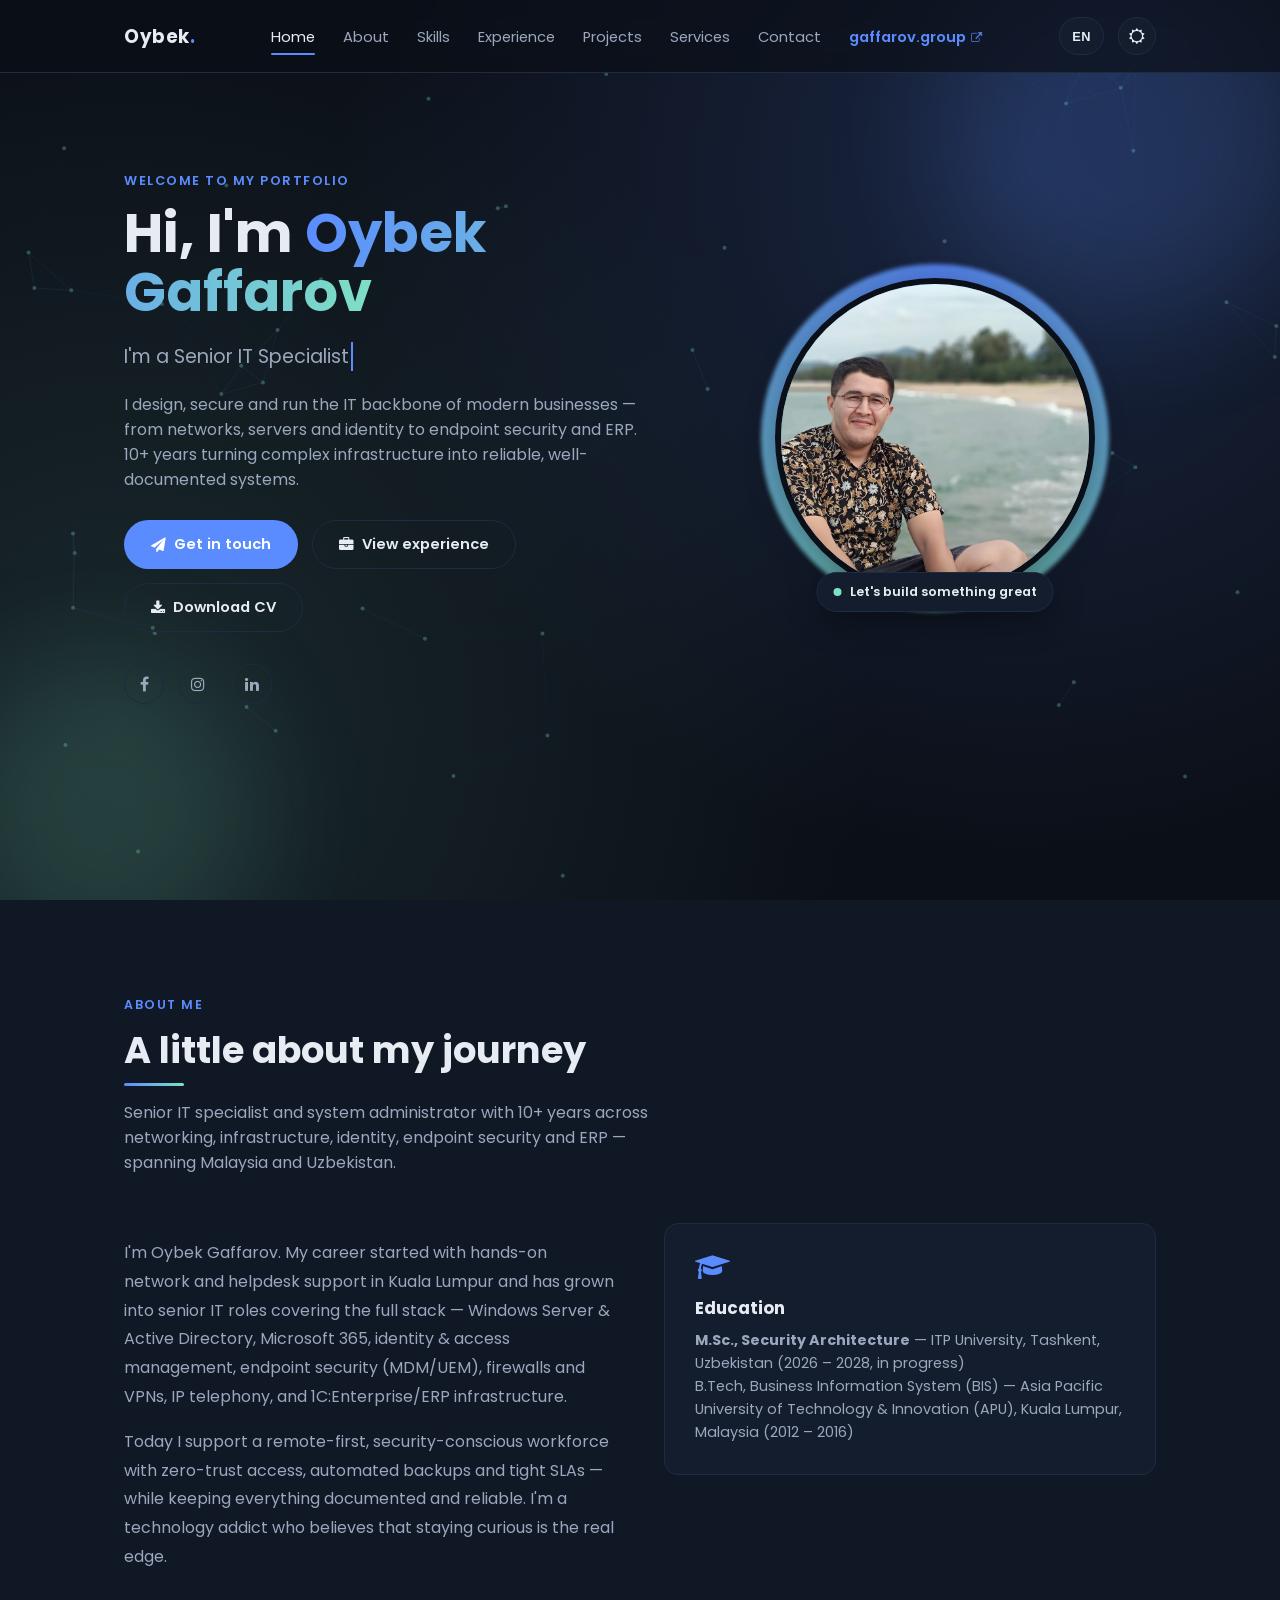
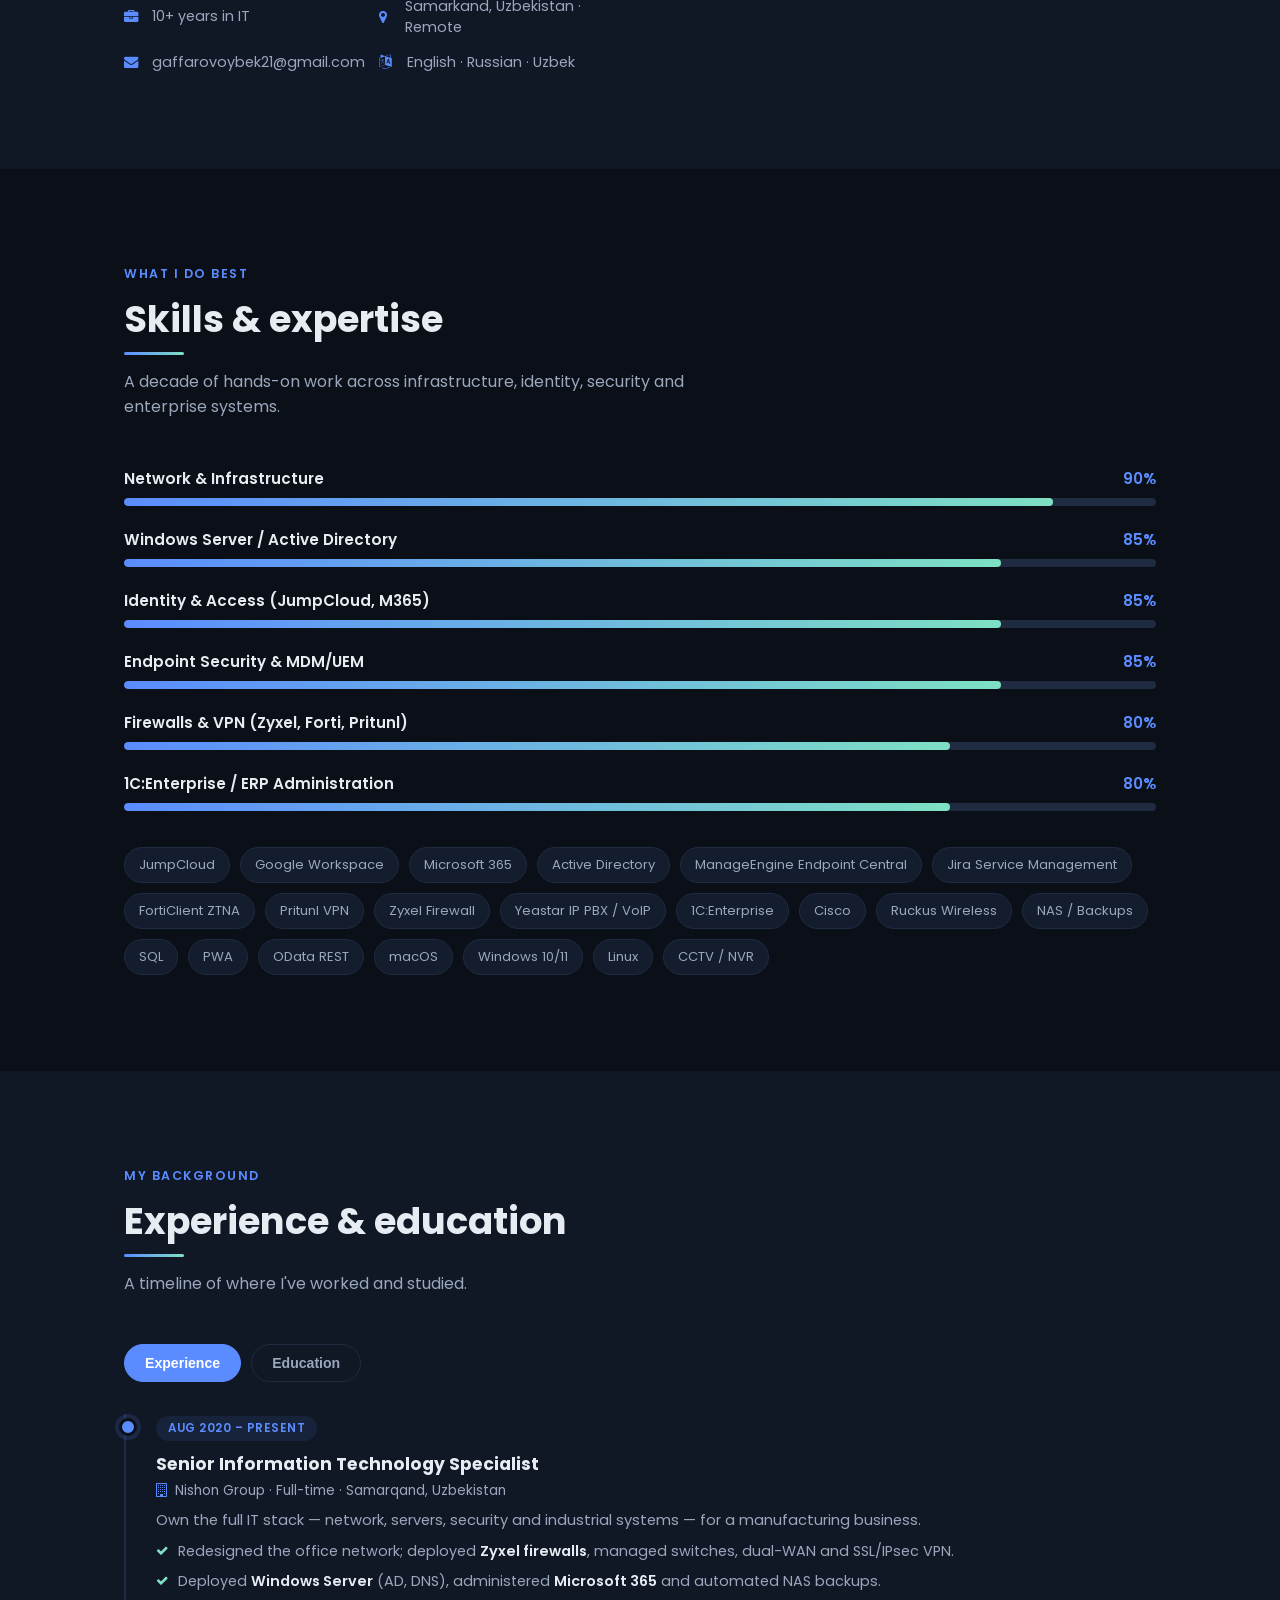
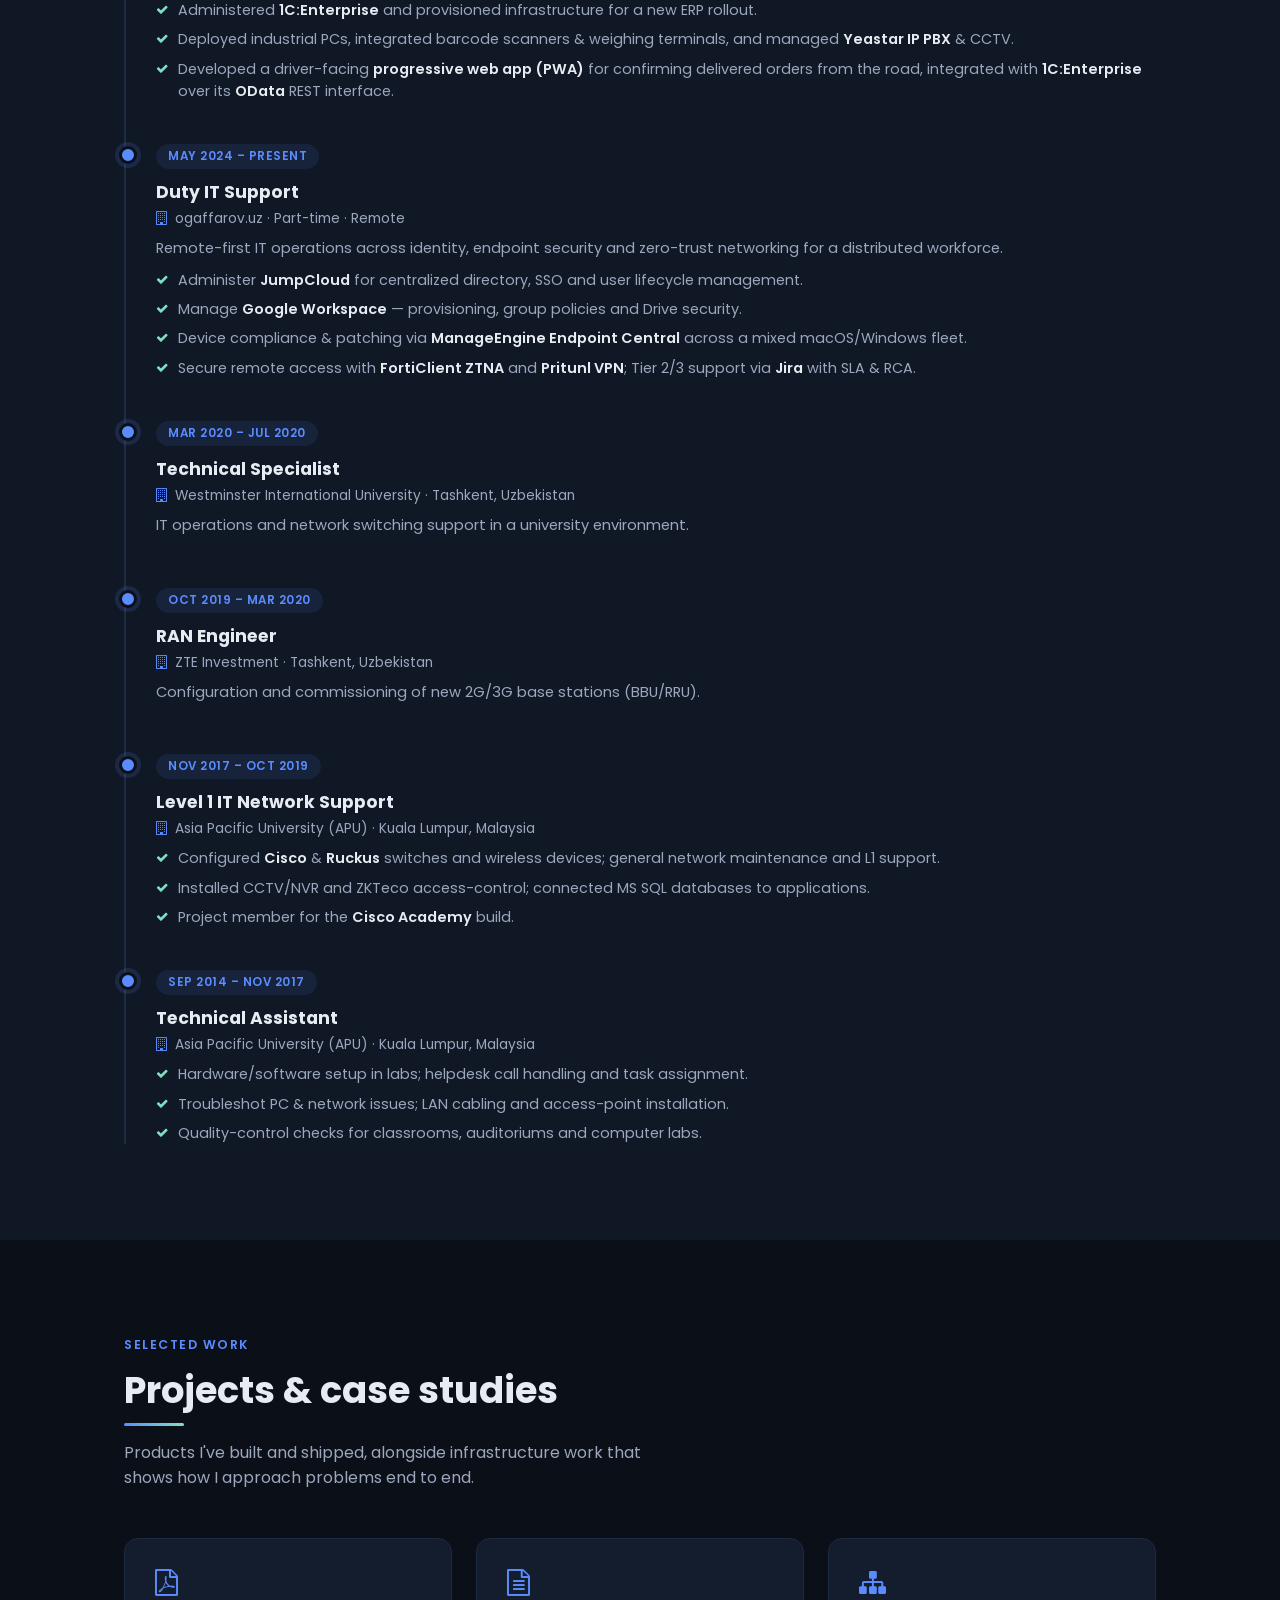
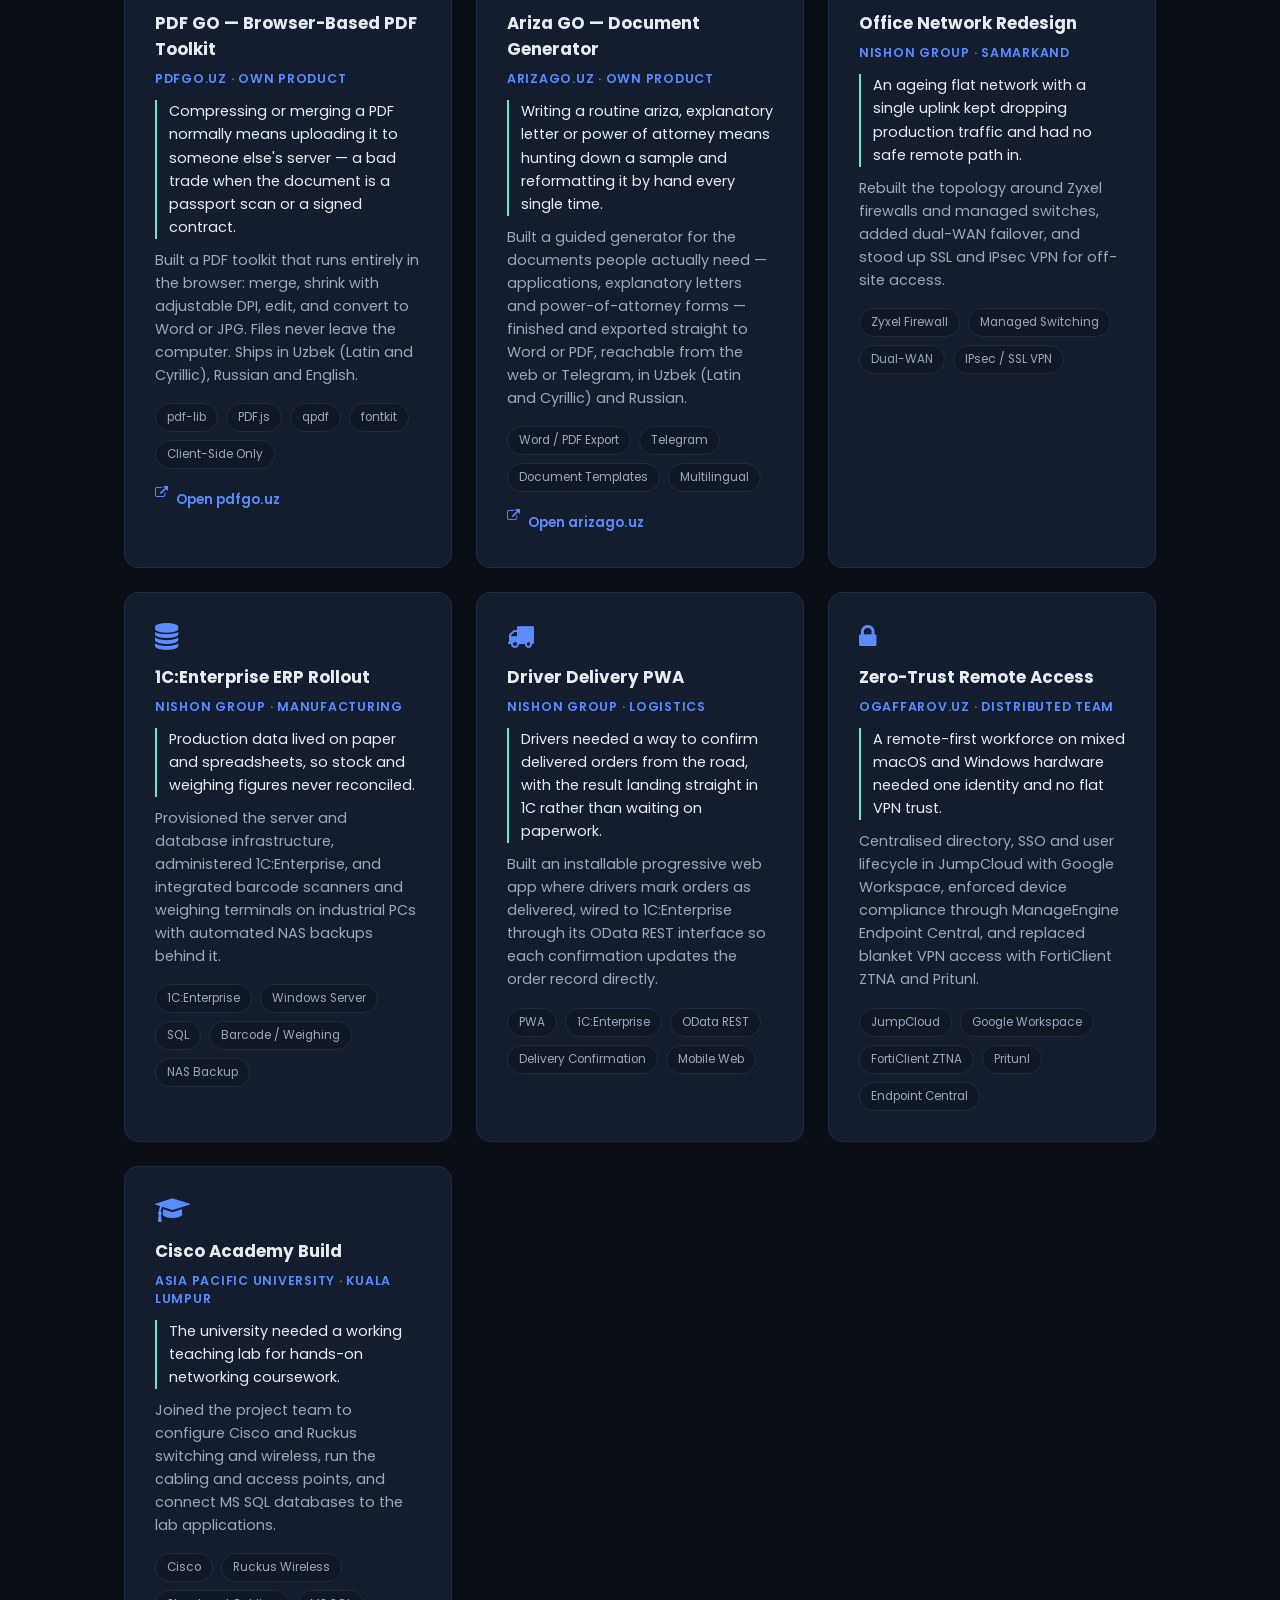
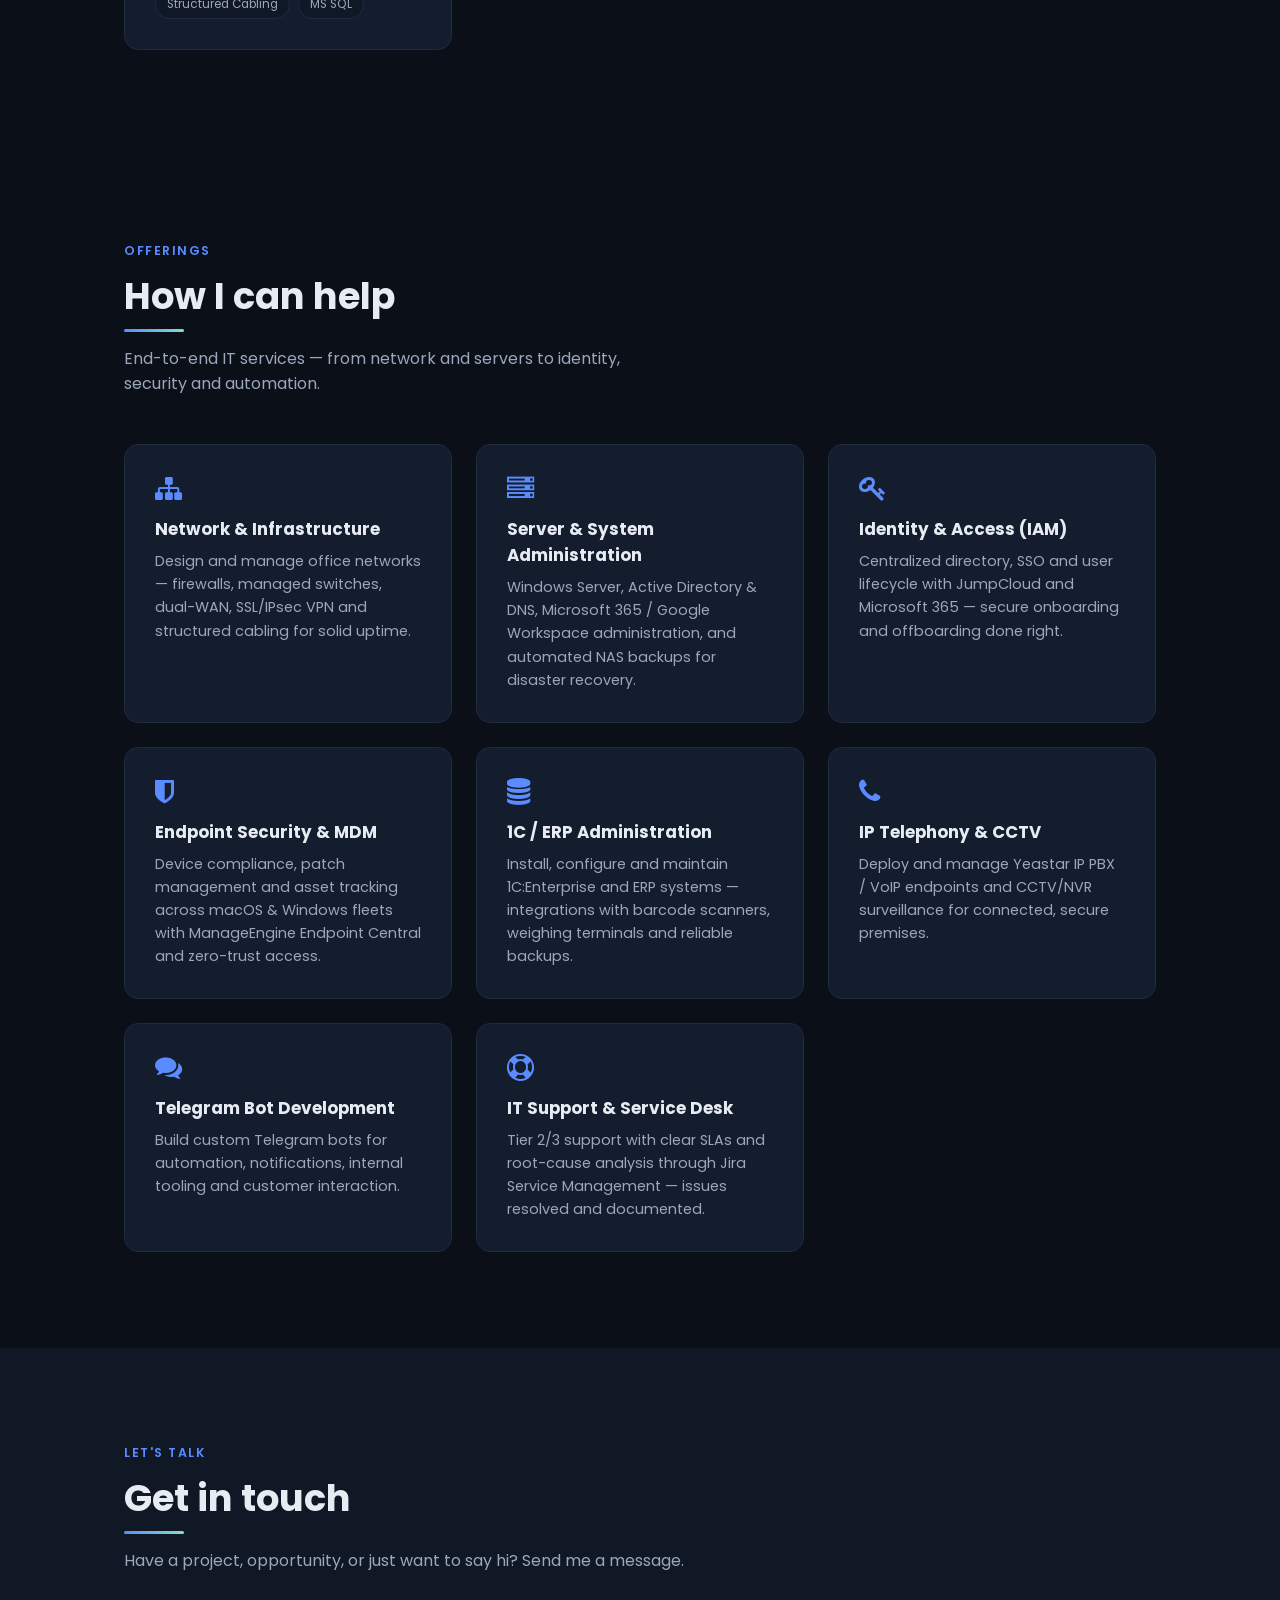
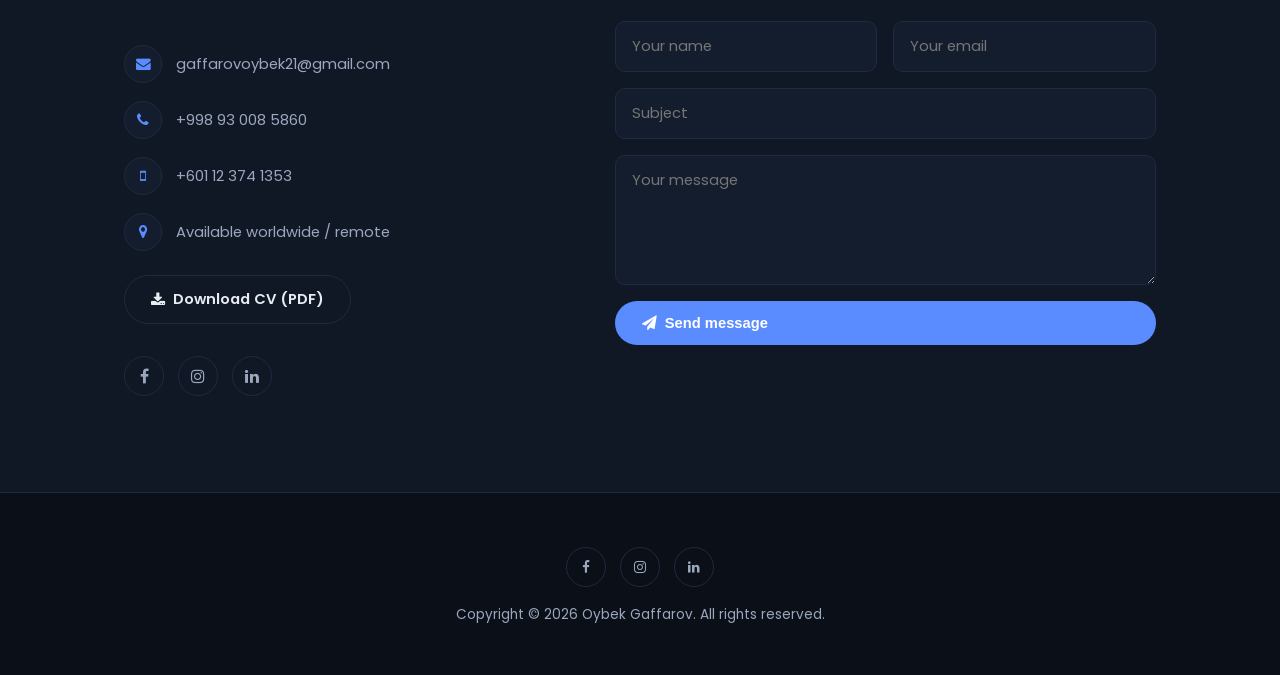
<file: index.html>
<!doctype html>
<html lang="en">
<head>
	<meta charset="utf-8">
	<meta name="viewport" content="width=device-width, initial-scale=1, shrink-to-fit=no">
	<title>Oybek Gaffarov — Senior IT Specialist</title>
	<meta name="description" content="Senior IT Specialist with 10+ years across networking, servers, identity, endpoint security and 1C/ERP. Based in Samarkand, Uzbekistan — available remote.">
	<meta name="author" content="Oybek Gaffarov">
	<link rel="canonical" href="https://ogaffarov.uz/">

	<!-- Open Graph -->
	<meta property="og:type" content="website">
	<meta property="og:site_name" content="Oybek Gaffarov">
	<meta property="og:url" content="https://ogaffarov.uz/">
	<meta property="og:title" content="Oybek Gaffarov — Senior IT Specialist">
	<meta property="og:description" content="Senior IT Specialist with 10+ years across networking, servers, identity, endpoint security and 1C/ERP. Based in Samarkand, Uzbekistan — available remote.">
	<meta property="og:image" content="https://ogaffarov.uz/img/personal.jpg">
	<meta property="og:image:width" content="1249">
	<meta property="og:image:height" content="937">
	<meta property="og:image:alt" content="Portrait of Oybek Gaffarov">
	<meta property="og:locale" content="en_US">
	<meta property="og:locale:alternate" content="ru_RU">

	<!-- Twitter Card -->
	<meta name="twitter:card" content="summary_large_image">
	<meta name="twitter:title" content="Oybek Gaffarov — Senior IT Specialist">
	<meta name="twitter:description" content="Senior IT Specialist with 10+ years across networking, servers, identity, endpoint security and 1C/ERP. Based in Samarkand, Uzbekistan — available remote.">
	<meta name="twitter:image" content="https://ogaffarov.uz/img/personal.jpg">
	<meta name="twitter:image:alt" content="Portrait of Oybek Gaffarov">

	<link rel="icon" href="img/favicon.svg" type="image/svg+xml">
	<link rel="alternate icon" href="img/favicon.png" type="image/png">
	<link rel="preconnect" href="https://fonts.googleapis.com">
	<link rel="preconnect" href="https://fonts.gstatic.com" crossorigin>
	<link href="https://fonts.googleapis.com/css2?family=Poppins:wght@400;500;600;700&display=swap" rel="stylesheet">
	<link rel="stylesheet" href="css/font-awesome.min.css">
	<link rel="stylesheet" href="css/modern.css">

	<script type="application/ld+json">
	{
		"@context": "https://schema.org",
		"@type": "Person",
		"name": "Oybek Gaffarov",
		"url": "https://ogaffarov.uz/",
		"image": "https://ogaffarov.uz/img/personal.jpg",
		"jobTitle": "Senior Information Technology Specialist",
		"email": "mailto:gaffarovoybek21@gmail.com",
		"telephone": "+998930085860",
		"description": "Senior IT specialist and system administrator with 10+ years across networking, infrastructure, identity, endpoint security and 1C/ERP.",
		"address": {
			"@type": "PostalAddress",
			"addressLocality": "Samarkand",
			"addressCountry": "UZ"
		},
		"alumniOf": [
			{
				"@type": "CollegeOrUniversity",
				"name": "Asia Pacific University of Technology & Innovation",
				"address": {
					"@type": "PostalAddress",
					"addressLocality": "Kuala Lumpur",
					"addressCountry": "MY"
				}
			},
			{
				"@type": "CollegeOrUniversity",
				"name": "ITP University",
				"address": {
					"@type": "PostalAddress",
					"addressLocality": "Tashkent",
					"addressCountry": "UZ"
				}
			}
		],
		"knowsLanguage": ["en", "ru", "uz"],
		"knowsAbout": [
			"Network Infrastructure",
			"Windows Server and Active Directory",
			"Identity and Access Management",
			"Endpoint Security and MDM",
			"Firewalls and VPN",
			"Security Architecture",
			"1C:Enterprise ERP Administration",
			"Progressive Web App Development",
			"OData REST Integration"
		],
		"sameAs": [
			"https://my.linkedin.com/in/oybek21",
			"https://www.instagram.com/ogaffarov/",
			"https://ru-ru.facebook.com/oybek.gaffarov"
		]
	}
	</script>
</head>
<body class="page-loading">

	<div class="scroll-progress"></div>

	<nav class="nav">
		<div class="container">
			<a href="#home" class="brand">Oybek<span>.</span></a>
			<ul class="nav-links">
				<li><a href="#home" data-i18n="nav.home">Home</a></li>
				<li><a href="#about" data-i18n="nav.about">About</a></li>
				<li><a href="#skills" data-i18n="nav.skills">Skills</a></li>
				<li><a href="#experience" data-i18n="nav.experience">Experience</a></li>
				<li><a href="#projects" data-i18n="nav.projects">Projects</a></li>
				<li><a href="#services" data-i18n="nav.services">Services</a></li>
				<li><a href="#contact" data-i18n="nav.contact">Contact</a></li>
				<li><a href="https://gaffarov.group" target="_blank" rel="noopener" class="nav-ext">gaffarov.group <i class="fa fa-external-link"></i></a></li>
			</ul>
			<div class="nav-actions">
				<button class="lang-toggle" aria-label="Toggle language">EN</button>
				<button class="theme-toggle" aria-label="Toggle theme"><i class="fa fa-sun-o"></i></button>
				<button class="nav-toggle" aria-label="Toggle menu"><i class="fa fa-bars"></i></button>
			</div>
		</div>
	</nav>

	<section class="hero" id="home">
		<canvas class="hero-net"></canvas>
		<span class="blob b1"></span>
		<span class="blob b2"></span>
		<div class="container">
			<div class="hero-text reveal">
				<div class="hero-eyebrow" data-i18n="hero.eyebrow">Welcome to my portfolio</div>
				<h1 data-i18n-html="hero.h1">Hi, I'm <span class="highlight">Oybek Gaffarov</span></h1>
				<p class="role">I'm a <span id="typed-role" data-roles='["Senior IT Specialist","System Administrator","Network Engineer","IAM &amp; Endpoint Specialist","1C/ERP Administrator"]' data-roles-ru='["Старший ИТ-специалист","Системный администратор","Сетевой инженер","Специалист по IAM и безопасности","Администратор 1С/ERP"]'></span><span class="cursor">&nbsp;</span></p>
				<p class="lead" data-i18n="hero.lead">I design, secure and run the IT backbone of modern businesses — from networks, servers and identity to endpoint security and ERP. 10+ years turning complex infrastructure into reliable, well-documented systems.</p>
				<div class="btn-row">
					<a href="#contact" class="btn btn-primary"><i class="fa fa-paper-plane"></i> <span data-i18n="hero.btn.contact">Get in touch</span></a>
					<a href="#experience" class="btn btn-outline"><i class="fa fa-briefcase"></i> <span data-i18n="hero.btn.experience">View experience</span></a>
					<a href="Oybek_Gaffarov_CV.pdf" class="btn btn-outline" data-i18n-href="cv.href" download><i class="fa fa-download"></i> <span data-i18n="hero.btn.cv">Download CV</span></a>
				</div>
				<div class="social-row">
					<a href="https://ru-ru.facebook.com/oybek.gaffarov" target="_blank" rel="noopener" aria-label="Facebook"><i class="fa fa-facebook"></i></a>
					<a href="https://www.instagram.com/ogaffarov/" target="_blank" rel="noopener" aria-label="Instagram"><i class="fa fa-instagram"></i></a>
					<a href="https://my.linkedin.com/in/oybek21" target="_blank" rel="noopener" aria-label="LinkedIn"><i class="fa fa-linkedin"></i></a>
				</div>
			</div>
			<div class="hero-portrait-wrap reveal">
				<div class="hero-portrait">
					<div class="ring"><img src="img/personal.jpg" alt="Oybek Gaffarov"></div>
					<div class="badge"><span class="dot"></span> <span data-i18n="hero.badge">Let's build something great</span></div>
				</div>
			</div>
		</div>
	</section>

	<section class="bg-soft" id="about">
		<canvas class="sec-bg" data-anim="server"></canvas>
		<div class="container">
			<div class="section-head reveal">
				<div class="eyebrow" data-i18n="about.eyebrow">About me</div>
				<h2 data-i18n="about.h2">A little about my journey</h2>
				<p data-i18n="about.lead">Senior IT specialist and system administrator with 10+ years across networking, infrastructure, identity, endpoint security and ERP — spanning Malaysia and Uzbekistan.</p>
			</div>
			<div class="about-grid">
				<div class="reveal">
					<p data-i18n-html="about.p1">I'm Oybek Gaffarov. My career started with hands-on network and helpdesk support in Kuala Lumpur and has grown into senior IT roles covering the full stack — Windows Server &amp; Active Directory, Microsoft 365, identity &amp; access management, endpoint security (MDM/UEM), firewalls and VPNs, IP telephony, and 1C:Enterprise/ERP infrastructure.</p>
					<p data-i18n="about.p2">Today I support a remote-first, security-conscious workforce with zero-trust access, automated backups and tight SLAs — while keeping everything documented and reliable. I'm a technology addict who believes that staying curious is the real edge.</p>
					<ul class="facts">
						<li><i class="fa fa-briefcase"></i> <span data-i18n="about.fact1">10+ years in IT</span></li>
						<li><i class="fa fa-map-marker"></i> <span data-i18n="about.fact2">Samarkand, Uzbekistan · Remote</span></li>
						<li><i class="fa fa-envelope"></i> gaffarovoybek21@gmail.com</li>
						<li><i class="fa fa-language"></i> <span data-i18n="about.fact4">English · Russian · Uzbek</span></li>
					</ul>
				</div>
				<div class="reveal">
					<div class="card">
						<i class="fa fa-graduation-cap"></i>
						<h4 data-i18n="about.edu.title">Education</h4>
						<p data-i18n-html="about.edu.msc"><strong>M.Sc., Security Architecture</strong> — ITP University, Tashkent, Uzbekistan (2026 – 2028, in progress)</p>
						<p data-i18n="about.edu.body">B.Tech, Business Information System (BIS) — Asia Pacific University of Technology &amp; Innovation (APU), Kuala Lumpur, Malaysia (2012 – 2016)</p>
					</div>
				</div>
			</div>
		</div>
	</section>

	<section id="skills">
		<canvas class="sec-bg" data-anim="orbit"></canvas>
		<div class="container">
			<div class="section-head reveal">
				<div class="eyebrow" data-i18n="skills.eyebrow">What I do best</div>
				<h2 data-i18n="skills.h2">Skills &amp; expertise</h2>
				<p data-i18n="skills.lead">A decade of hands-on work across infrastructure, identity, security and enterprise systems.</p>
			</div>
			<div class="skills-grid reveal">
				<div class="skill-item">
					<h4 id="skill-network"><span data-i18n="skill.network">Network &amp; Infrastructure</span> <span class="pct">90%</span></h4>
					<div class="bar" role="progressbar" aria-labelledby="skill-network" aria-valuenow="90" aria-valuemin="0" aria-valuemax="100"><span data-pct="90"></span></div>
				</div>
				<div class="skill-item">
					<h4 id="skill-winserver"><span data-i18n="skill.winserver">Windows Server / Active Directory</span> <span class="pct">85%</span></h4>
					<div class="bar" role="progressbar" aria-labelledby="skill-winserver" aria-valuenow="85" aria-valuemin="0" aria-valuemax="100"><span data-pct="85"></span></div>
				</div>
				<div class="skill-item">
					<h4 id="skill-iam"><span data-i18n="skill.iam">Identity &amp; Access (JumpCloud, M365)</span> <span class="pct">85%</span></h4>
					<div class="bar" role="progressbar" aria-labelledby="skill-iam" aria-valuenow="85" aria-valuemin="0" aria-valuemax="100"><span data-pct="85"></span></div>
				</div>
				<div class="skill-item">
					<h4 id="skill-endpoint"><span data-i18n="skill.endpoint">Endpoint Security &amp; MDM/UEM</span> <span class="pct">85%</span></h4>
					<div class="bar" role="progressbar" aria-labelledby="skill-endpoint" aria-valuenow="85" aria-valuemin="0" aria-valuemax="100"><span data-pct="85"></span></div>
				</div>
				<div class="skill-item">
					<h4 id="skill-firewalls"><span data-i18n="skill.firewalls">Firewalls &amp; VPN (Zyxel, Forti, Pritunl)</span> <span class="pct">80%</span></h4>
					<div class="bar" role="progressbar" aria-labelledby="skill-firewalls" aria-valuenow="80" aria-valuemin="0" aria-valuemax="100"><span data-pct="80"></span></div>
				</div>
				<div class="skill-item">
					<h4 id="skill-erp"><span data-i18n="skill.erp">1C:Enterprise / ERP Administration</span> <span class="pct">80%</span></h4>
					<div class="bar" role="progressbar" aria-labelledby="skill-erp" aria-valuenow="80" aria-valuemin="0" aria-valuemax="100"><span data-pct="80"></span></div>
				</div>
			</div>
			<div class="tag-cloud reveal">
				<span>JumpCloud</span><span>Google Workspace</span><span>Microsoft 365</span><span>Active Directory</span>
				<span>ManageEngine Endpoint Central</span><span>Jira Service Management</span><span>FortiClient ZTNA</span>
				<span>Pritunl VPN</span><span>Zyxel Firewall</span><span>Yeastar IP PBX / VoIP</span><span>1C:Enterprise</span>
				<span>Cisco</span><span>Ruckus Wireless</span><span>NAS / Backups</span><span>SQL</span>
				<span>PWA</span><span>OData REST</span>
				<span>macOS</span><span>Windows 10/11</span><span>Linux</span><span>CCTV / NVR</span>
			</div>
		</div>
	</section>

	<section class="bg-soft" id="experience">
		<canvas class="sec-bg" data-anim="timeline"></canvas>
		<div class="container">
			<div class="section-head reveal">
				<div class="eyebrow" data-i18n="exp.eyebrow">My background</div>
				<h2 data-i18n="exp.h2">Experience &amp; education</h2>
				<p data-i18n="exp.lead">A timeline of where I've worked and studied.</p>
			</div>
			<div class="reveal">
				<div class="tabs">
					<button class="tab-btn active" data-tab="exp-panel" data-i18n="exp.tab.experience">Experience</button>
					<button class="tab-btn" data-tab="edu-panel" data-i18n="exp.tab.education">Education</button>
				</div>
				<div class="tab-panel active" id="exp-panel">
					<div class="timeline">
						<div class="timeline-item">
							<div class="period" data-i18n="exp.t2.period">Aug 2020 – Present</div>
							<h4 data-i18n="exp.t2.title">Senior Information Technology Specialist</h4>
							<div class="company"><i class="fa fa-building-o"></i> <span data-i18n="exp.t2.company">Nishon Group · Full-time · Samarqand, Uzbekistan</span></div>
							<p data-i18n="exp.t2.desc">Own the full IT stack — network, servers, security and industrial systems — for a manufacturing business.</p>
							<ul class="role-points">
								<li data-i18n-html="exp.t2.li1">Redesigned the office network; deployed <strong>Zyxel firewalls</strong>, managed switches, dual-WAN and SSL/IPsec VPN.</li>
								<li data-i18n-html="exp.t2.li2">Deployed <strong>Windows Server</strong> (AD, DNS), administered <strong>Microsoft 365</strong> and automated NAS backups.</li>
								<li data-i18n-html="exp.t2.li3">Administered <strong>1C:Enterprise</strong> and provisioned infrastructure for a new ERP rollout.</li>
								<li data-i18n-html="exp.t2.li4">Deployed industrial PCs, integrated barcode scanners &amp; weighing terminals, and managed <strong>Yeastar IP PBX</strong> &amp; CCTV.</li>
								<li data-i18n-html="exp.t2.li5">Developed a driver-facing <strong>progressive web app (PWA)</strong> for confirming delivered orders from the road, integrated with <strong>1C:Enterprise</strong> over its <strong>OData</strong> REST interface.</li>
							</ul>
						</div>
						<div class="timeline-item">
							<div class="period" data-i18n="exp.t1.period">May 2024 – Present</div>
							<h4 data-i18n="exp.t1.title">Duty IT Support</h4>
							<div class="company"><i class="fa fa-building-o"></i> <span data-i18n="exp.t1.company">ogaffarov.uz · Part-time · Remote</span></div>
							<p data-i18n="exp.t1.desc">Remote-first IT operations across identity, endpoint security and zero-trust networking for a distributed workforce.</p>
							<ul class="role-points">
								<li data-i18n-html="exp.t1.li1">Administer <strong>JumpCloud</strong> for centralized directory, SSO and user lifecycle management.</li>
								<li data-i18n-html="exp.t1.li2">Manage <strong>Google Workspace</strong> — provisioning, group policies and Drive security.</li>
								<li data-i18n-html="exp.t1.li3">Device compliance &amp; patching via <strong>ManageEngine Endpoint Central</strong> across a mixed macOS/Windows fleet.</li>
								<li data-i18n-html="exp.t1.li4">Secure remote access with <strong>FortiClient ZTNA</strong> and <strong>Pritunl VPN</strong>; Tier 2/3 support via <strong>Jira</strong> with SLA &amp; RCA.</li>
							</ul>
						</div>
						<div class="timeline-item">
							<div class="period" data-i18n="exp.t3.period">Mar 2020 – Jul 2020</div>
							<h4 data-i18n="exp.t3.title">Technical Specialist</h4>
							<div class="company"><i class="fa fa-building-o"></i> <span data-i18n="exp.t3.company">Westminster International University · Tashkent, Uzbekistan</span></div>
							<p data-i18n="exp.t3.desc">IT operations and network switching support in a university environment.</p>
						</div>
						<div class="timeline-item">
							<div class="period" data-i18n="exp.t4.period">Oct 2019 – Mar 2020</div>
							<h4 data-i18n="exp.t4.title">RAN Engineer</h4>
							<div class="company"><i class="fa fa-building-o"></i> <span data-i18n="exp.t4.company">ZTE Investment · Tashkent, Uzbekistan</span></div>
							<p data-i18n="exp.t4.desc">Configuration and commissioning of new 2G/3G base stations (BBU/RRU).</p>
						</div>
						<div class="timeline-item">
							<div class="period" data-i18n="exp.t5.period">Nov 2017 – Oct 2019</div>
							<h4 data-i18n="exp.t5.title">Level 1 IT Network Support</h4>
							<div class="company"><i class="fa fa-building-o"></i> Asia Pacific University (APU) · Kuala Lumpur, Malaysia</div>
							<ul class="role-points">
								<li data-i18n-html="exp.t5.li1">Configured <strong>Cisco</strong> &amp; <strong>Ruckus</strong> switches and wireless devices; general network maintenance and L1 support.</li>
								<li data-i18n="exp.t5.li2">Installed CCTV/NVR and ZKTeco access-control; connected MS SQL databases to applications.</li>
								<li data-i18n-html="exp.t5.li3">Project member for the <strong>Cisco Academy</strong> build.</li>
							</ul>
						</div>
						<div class="timeline-item">
							<div class="period" data-i18n="exp.t6.period">Sep 2014 – Nov 2017</div>
							<h4 data-i18n="exp.t6.title">Technical Assistant</h4>
							<div class="company"><i class="fa fa-building-o"></i> Asia Pacific University (APU) · Kuala Lumpur, Malaysia</div>
							<ul class="role-points">
								<li data-i18n="exp.t6.li1">Hardware/software setup in labs; helpdesk call handling and task assignment.</li>
								<li data-i18n="exp.t6.li2">Troubleshot PC &amp; network issues; LAN cabling and access-point installation.</li>
								<li data-i18n="exp.t6.li3">Quality-control checks for classrooms, auditoriums and computer labs.</li>
							</ul>
						</div>
					</div>
				</div>
				<div class="tab-panel" id="edu-panel">
					<div class="timeline">
						<div class="timeline-item">
							<div class="period">2026 – 2028 <span class="pill-now" data-i18n="edu.t0.status">In progress</span></div>
							<h4 data-i18n="edu.t0.title">M.Sc. — Security Architecture</h4>
							<div class="company"><i class="fa fa-graduation-cap"></i> <span data-i18n="edu.t0.company">ITP University · Tashkent, Uzbekistan</span></div>
						</div>
						<div class="timeline-item">
							<div class="period">2012 – 2016</div>
							<h4 data-i18n="edu.t1.title">B.Tech — Business Information System (BIS)</h4>
							<div class="company"><i class="fa fa-graduation-cap"></i> <span data-i18n="edu.t1.company">Asia Pacific University of Technology &amp; Innovation (APU) · Kuala Lumpur</span></div>
						</div>
						<div class="timeline-item">
							<div class="period" data-i18n="edu.t2.period">Certification</div>
							<h4 data-i18n="edu.t2.title">Introduction to R</h4>
							<div class="company"><i class="fa fa-certificate"></i> DataCamp</div>
						</div>
						<div class="timeline-item">
							<div class="period" data-i18n="edu.t3.period">Jun 2016</div>
							<h4 data-i18n="edu.t3.title">Certificate of Participation</h4>
							<div class="company"><i class="fa fa-certificate"></i> Maybank</div>
						</div>
					</div>

					<h3 class="creds-title" data-i18n="creds.title">Credentials</h3>
					<div class="creds-grid">
						<div class="cred">
							<i class="fa fa-shield"></i>
							<h5 data-i18n="cred.msc.title">M.Sc. Security Architecture</h5>
							<span data-i18n="cred.msc.issuer">ITP University · Tashkent</span>
							<span class="cred-year">2026 – 2028</span>
						</div>
						<div class="cred">
							<i class="fa fa-graduation-cap"></i>
							<h5 data-i18n="cred.btech.title">B.Tech Business Information System</h5>
							<span data-i18n="cred.btech.issuer">APU · Kuala Lumpur</span>
							<span class="cred-year">2012 – 2016</span>
						</div>
						<div class="cred">
							<i class="fa fa-certificate"></i>
							<h5 data-i18n="cred.r.title">Introduction to R</h5>
							<span data-i18n="cred.r.issuer">DataCamp</span>
							<span class="cred-year">—</span>
						</div>
						<div class="cred">
							<i class="fa fa-certificate"></i>
							<h5 data-i18n="cred.maybank.title">Certificate of Participation</h5>
							<span data-i18n="cred.maybank.issuer">Maybank</span>
							<span class="cred-year">2016</span>
						</div>
					</div>
				</div>
			</div>
		</div>
	</section>

	<section id="projects">
		<canvas class="sec-bg" data-anim="server"></canvas>
		<div class="container">
			<div class="section-head reveal">
				<div class="eyebrow" data-i18n="projects.eyebrow">Selected work</div>
				<h2 data-i18n="projects.h2">Projects &amp; case studies</h2>
				<p data-i18n="projects.lead">Products I've built and shipped, alongside infrastructure work that shows how I approach problems end to end.</p>
			</div>
			<div class="cards-grid">
				<div class="card project reveal">
					<i class="fa fa-file-pdf-o"></i>
					<h4 data-i18n="proj.pdfgo.title">PDF GO — Browser-Based PDF Toolkit</h4>
					<div class="project-meta" data-i18n="proj.pdfgo.meta">pdfgo.uz · Own product</div>
					<p class="project-problem" data-i18n="proj.pdfgo.problem">Compressing or merging a PDF normally means uploading it to someone else's server — a bad trade when the document is a passport scan or a signed contract.</p>
					<p data-i18n="proj.pdfgo.did">Built a PDF toolkit that runs entirely in the browser: merge, shrink with adjustable DPI, edit, and convert to Word or JPG. Files never leave the computer. Ships in Uzbek (Latin and Cyrillic), Russian and English.</p>
					<div class="project-tags"><span>pdf-lib</span><span>PDF.js</span><span>qpdf</span><span>fontkit</span><span>Client-Side Only</span></div>
					<a class="project-link" href="https://pdfgo.uz" target="_blank" rel="noopener"><i class="fa fa-external-link"></i> <span data-i18n="proj.pdfgo.link">Open pdfgo.uz</span></a>
				</div>
				<div class="card project reveal">
					<i class="fa fa-file-text-o"></i>
					<h4 data-i18n="proj.arizago.title">Ariza GO — Document Generator</h4>
					<div class="project-meta" data-i18n="proj.arizago.meta">arizago.uz · Own product</div>
					<p class="project-problem" data-i18n="proj.arizago.problem">Writing a routine ariza, explanatory letter or power of attorney means hunting down a sample and reformatting it by hand every single time.</p>
					<p data-i18n="proj.arizago.did">Built a guided generator for the documents people actually need — applications, explanatory letters and power-of-attorney forms — finished and exported straight to Word or PDF, reachable from the web or Telegram, in Uzbek (Latin and Cyrillic) and Russian.</p>
					<div class="project-tags"><span>Word / PDF Export</span><span>Telegram</span><span>Document Templates</span><span>Multilingual</span></div>
					<a class="project-link" href="https://arizago.uz" target="_blank" rel="noopener"><i class="fa fa-external-link"></i> <span data-i18n="proj.arizago.link">Open arizago.uz</span></a>
				</div>
				<div class="card project reveal">
					<i class="fa fa-sitemap"></i>
					<h4 data-i18n="proj.network.title">Office Network Redesign</h4>
					<div class="project-meta" data-i18n="proj.network.meta">Nishon Group · Samarkand</div>
					<p class="project-problem" data-i18n="proj.network.problem">An ageing flat network with a single uplink kept dropping production traffic and had no safe remote path in.</p>
					<p data-i18n="proj.network.did">Rebuilt the topology around Zyxel firewalls and managed switches, added dual-WAN failover, and stood up SSL and IPsec VPN for off-site access.</p>
					<div class="project-tags"><span>Zyxel Firewall</span><span>Managed Switching</span><span>Dual-WAN</span><span>IPsec / SSL VPN</span></div>
				</div>
				<div class="card project reveal">
					<i class="fa fa-database"></i>
					<h4 data-i18n="proj.erp.title">1C:Enterprise ERP Rollout</h4>
					<div class="project-meta" data-i18n="proj.erp.meta">Nishon Group · Manufacturing</div>
					<p class="project-problem" data-i18n="proj.erp.problem">Production data lived on paper and spreadsheets, so stock and weighing figures never reconciled.</p>
					<p data-i18n="proj.erp.did">Provisioned the server and database infrastructure, administered 1C:Enterprise, and integrated barcode scanners and weighing terminals on industrial PCs with automated NAS backups behind it.</p>
					<div class="project-tags"><span>1C:Enterprise</span><span>Windows Server</span><span>SQL</span><span>Barcode / Weighing</span><span>NAS Backup</span></div>
				</div>
				<div class="card project reveal">
					<i class="fa fa-truck"></i>
					<h4 data-i18n="proj.pwa.title">Driver Delivery PWA</h4>
					<div class="project-meta" data-i18n="proj.pwa.meta">Nishon Group · Logistics</div>
					<p class="project-problem" data-i18n="proj.pwa.problem">Drivers needed a way to confirm delivered orders from the road, with the result landing straight in 1C rather than waiting on paperwork.</p>
					<p data-i18n="proj.pwa.did">Built an installable progressive web app where drivers mark orders as delivered, wired to 1C:Enterprise through its OData REST interface so each confirmation updates the order record directly.</p>
					<div class="project-tags"><span>PWA</span><span>1C:Enterprise</span><span>OData REST</span><span>Delivery Confirmation</span><span>Mobile Web</span></div>
				</div>
				<div class="card project reveal">
					<i class="fa fa-lock"></i>
					<h4 data-i18n="proj.ztna.title">Zero-Trust Remote Access</h4>
					<div class="project-meta" data-i18n="proj.ztna.meta">ogaffarov.uz · Distributed team</div>
					<p class="project-problem" data-i18n="proj.ztna.problem">A remote-first workforce on mixed macOS and Windows hardware needed one identity and no flat VPN trust.</p>
					<p data-i18n="proj.ztna.did">Centralised directory, SSO and user lifecycle in JumpCloud with Google Workspace, enforced device compliance through ManageEngine Endpoint Central, and replaced blanket VPN access with FortiClient ZTNA and Pritunl.</p>
					<div class="project-tags"><span>JumpCloud</span><span>Google Workspace</span><span>FortiClient ZTNA</span><span>Pritunl</span><span>Endpoint Central</span></div>
				</div>
				<div class="card project reveal">
					<i class="fa fa-graduation-cap"></i>
					<h4 data-i18n="proj.cisco.title">Cisco Academy Build</h4>
					<div class="project-meta" data-i18n="proj.cisco.meta">Asia Pacific University · Kuala Lumpur</div>
					<p class="project-problem" data-i18n="proj.cisco.problem">The university needed a working teaching lab for hands-on networking coursework.</p>
					<p data-i18n="proj.cisco.did">Joined the project team to configure Cisco and Ruckus switching and wireless, run the cabling and access points, and connect MS SQL databases to the lab applications.</p>
					<div class="project-tags"><span>Cisco</span><span>Ruckus Wireless</span><span>Structured Cabling</span><span>MS SQL</span></div>
				</div>
			</div>
		</div>
	</section>

	<section id="services">
		<canvas class="sec-bg" data-anim="mesh"></canvas>
		<div class="container">
			<div class="section-head reveal">
				<div class="eyebrow" data-i18n="services.eyebrow">Offerings</div>
				<h2 data-i18n="services.h2">How I can help</h2>
				<p data-i18n="services.lead">End-to-end IT services — from network and servers to identity, security and automation.</p>
			</div>
			<div class="cards-grid">
				<div class="card reveal">
					<i class="fa fa-sitemap"></i>
					<h4 data-i18n="svc.network.title">Network &amp; Infrastructure</h4>
					<p data-i18n="svc.network.body">Design and manage office networks — firewalls, managed switches, dual-WAN, SSL/IPsec VPN and structured cabling for solid uptime.</p>
				</div>
				<div class="card reveal">
					<i class="fa fa-server"></i>
					<h4 data-i18n="svc.server.title">Server &amp; System Administration</h4>
					<p data-i18n="svc.server.body">Windows Server, Active Directory &amp; DNS, Microsoft 365 / Google Workspace administration, and automated NAS backups for disaster recovery.</p>
				</div>
				<div class="card reveal">
					<i class="fa fa-key"></i>
					<h4 data-i18n="svc.iam.title">Identity &amp; Access (IAM)</h4>
					<p data-i18n="svc.iam.body">Centralized directory, SSO and user lifecycle with JumpCloud and Microsoft 365 — secure onboarding and offboarding done right.</p>
				</div>
				<div class="card reveal">
					<i class="fa fa-shield"></i>
					<h4 data-i18n="svc.endpoint.title">Endpoint Security &amp; MDM</h4>
					<p data-i18n="svc.endpoint.body">Device compliance, patch management and asset tracking across macOS &amp; Windows fleets with ManageEngine Endpoint Central and zero-trust access.</p>
				</div>
				<div class="card reveal">
					<i class="fa fa-database"></i>
					<h4 data-i18n="svc.erp.title">1C / ERP Administration</h4>
					<p data-i18n="svc.erp.body">Install, configure and maintain 1C:Enterprise and ERP systems — integrations with barcode scanners, weighing terminals and reliable backups.</p>
				</div>
				<div class="card reveal">
					<i class="fa fa-phone"></i>
					<h4 data-i18n="svc.telephony.title">IP Telephony &amp; CCTV</h4>
					<p data-i18n="svc.telephony.body">Deploy and manage Yeastar IP PBX / VoIP endpoints and CCTV/NVR surveillance for connected, secure premises.</p>
				</div>
				<div class="card reveal">
					<i class="fa fa-comments"></i>
					<h4 data-i18n="svc.telegram.title">Telegram Bot Development</h4>
					<p data-i18n="svc.telegram.body">Build custom Telegram bots for automation, notifications, internal tooling and customer interaction.</p>
				</div>
				<div class="card reveal">
					<i class="fa fa-life-ring"></i>
					<h4 data-i18n="svc.support.title">IT Support &amp; Service Desk</h4>
					<p data-i18n="svc.support.body">Tier 2/3 support with clear SLAs and root-cause analysis through Jira Service Management — issues resolved and documented.</p>
				</div>
			</div>
		</div>
	</section>

	<section class="bg-soft" id="contact">
		<canvas class="sec-bg" data-anim="signal"></canvas>
		<div class="container">
			<div class="section-head reveal">
				<div class="eyebrow" data-i18n="contact.eyebrow">Let's talk</div>
				<h2 data-i18n="contact.h2">Get in touch</h2>
				<p data-i18n="contact.lead">Have a project, opportunity, or just want to say hi? Send me a message.</p>
			</div>
			<div class="contact-grid">
				<div class="reveal">
					<ul class="contact-info-list">
						<li><i class="fa fa-envelope"></i> gaffarovoybek21@gmail.com</li>
						<li><i class="fa fa-phone"></i> +998 93 008 5860</li>
						<li><i class="fa fa-mobile"></i> +601 12 374 1353</li>
						<li><i class="fa fa-map-marker"></i> <span data-i18n="contact.remote">Available worldwide / remote</span></li>
					</ul>
					<a href="Oybek_Gaffarov_CV.pdf" class="btn btn-outline" data-i18n-href="cv.href" download><i class="fa fa-download"></i> <span data-i18n="contact.btn.cv">Download CV (PDF)</span></a>
					<div class="social-row">
						<a href="https://ru-ru.facebook.com/oybek.gaffarov" target="_blank" rel="noopener" aria-label="Facebook"><i class="fa fa-facebook"></i></a>
						<a href="https://www.instagram.com/ogaffarov/" target="_blank" rel="noopener" aria-label="Instagram"><i class="fa fa-instagram"></i></a>
						<a href="https://my.linkedin.com/in/oybek21" target="_blank" rel="noopener" aria-label="LinkedIn"><i class="fa fa-linkedin"></i></a>
					</div>
				</div>
				<div class="reveal">
					<form class="contact-form" id="contactForm">
						<div class="form-row">
							<input type="text" name="name" placeholder="Your name" data-i18n-ph="form.name" required minlength="2">
							<input type="email" name="email" placeholder="Your email" data-i18n-ph="form.email" required>
						</div>
						<input type="text" name="subject" placeholder="Subject" data-i18n-ph="form.subject" required minlength="4">
						<textarea name="message" placeholder="Your message" data-i18n-ph="form.message" required minlength="20"></textarea>
						<button type="submit" class="btn btn-primary"><i class="fa fa-paper-plane"></i> <span data-i18n="form.send">Send message</span></button>
						<div id="form-status"></div>
					</form>
				</div>
			</div>
		</div>
	</section>

	<footer class="footer">
		<div class="container">
			<div class="social-row">
				<a href="https://ru-ru.facebook.com/oybek.gaffarov" target="_blank" rel="noopener" aria-label="Facebook"><i class="fa fa-facebook"></i></a>
				<a href="https://www.instagram.com/ogaffarov/" target="_blank" rel="noopener" aria-label="Instagram"><i class="fa fa-instagram"></i></a>
				<a href="https://my.linkedin.com/in/oybek21" target="_blank" rel="noopener" aria-label="LinkedIn"><i class="fa fa-linkedin"></i></a>
			</div>
			<p>Copyright &copy; <script>document.write(new Date().getFullYear());</script> Oybek Gaffarov. <span data-i18n="footer.rights">All rights reserved.</span></p>
		</div>
	</footer>

	<button class="to-top" aria-label="Back to top"><i class="fa fa-angle-up"></i></button>

	<script src="js/i18n.js"></script>
	<script src="js/modern.js"></script>
</body>
</html>
</file>
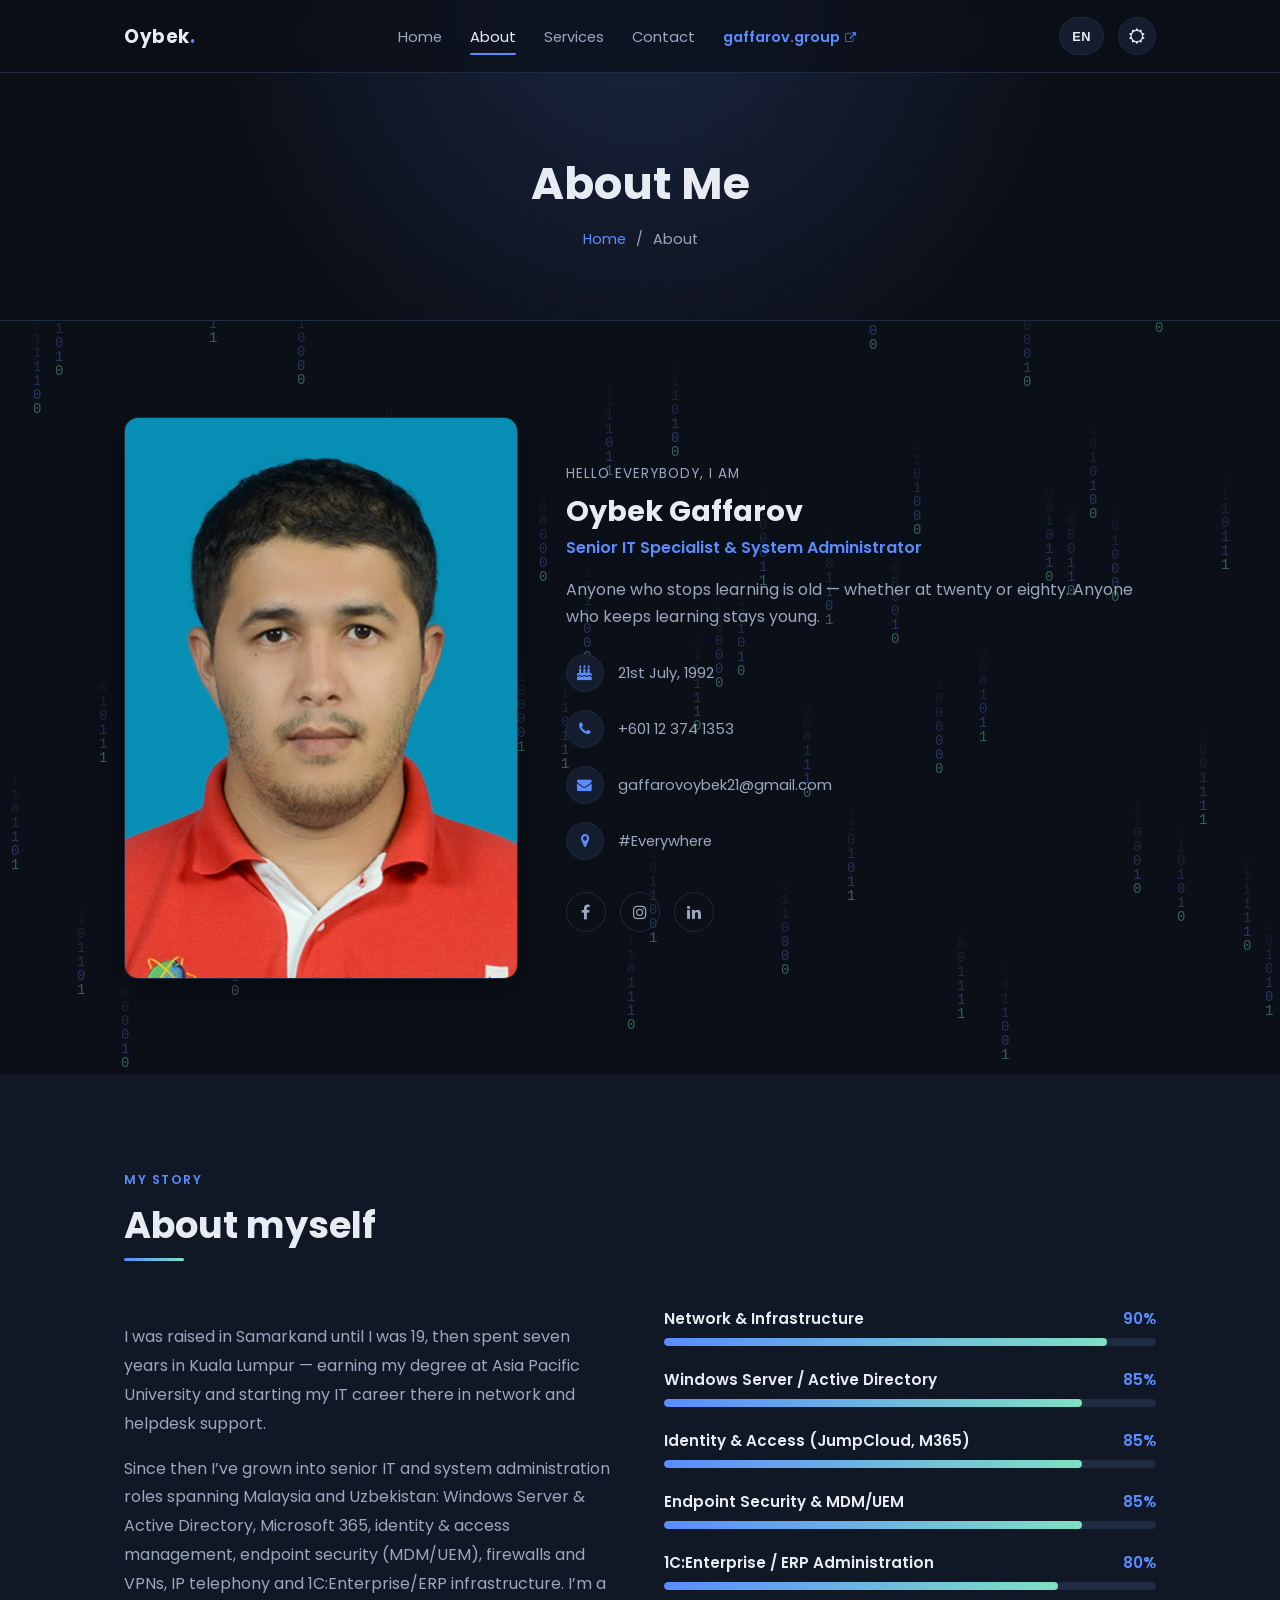
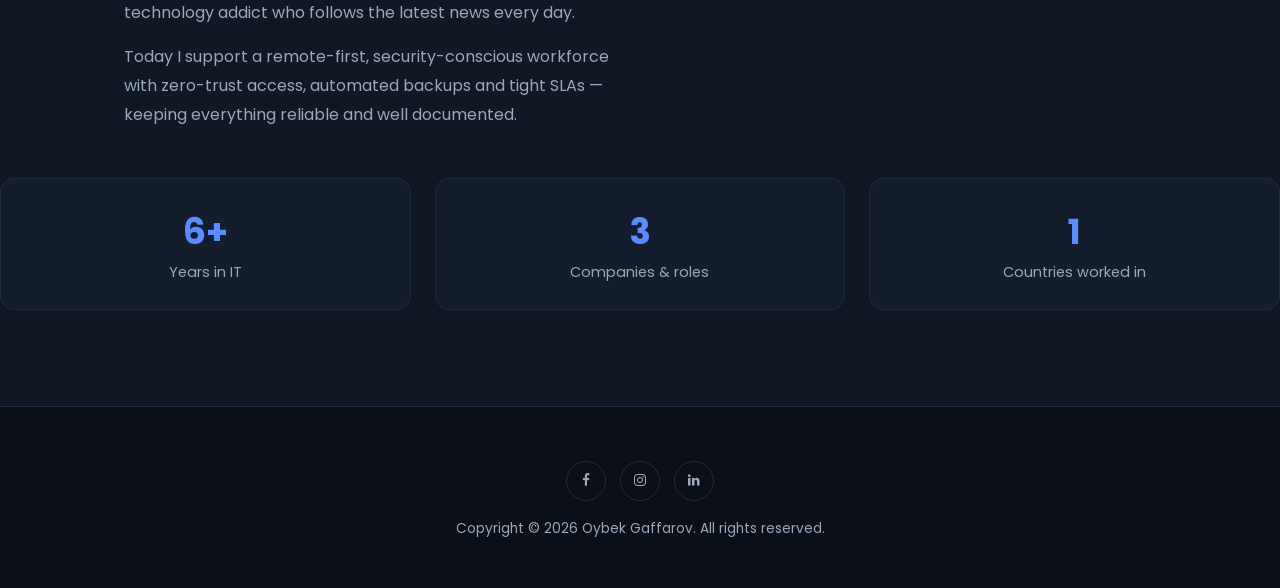
<file: about-us.html>
<!doctype html>
<html lang="en">
<head>
	<script data-ad-client="ca-pub-3752044628903185" async src="https://pagead2.googlesyndication.com/pagead/js/adsbygoogle.js"></script>
	<script async src="https://www.googletagmanager.com/gtag/js?id=UA-128191536-2"></script>
	<script>
	  window.dataLayer = window.dataLayer || [];
	  function gtag(){dataLayer.push(arguments);}
	  gtag('js', new Date());
	  gtag('config', 'UA-128191536-2');
	</script>
	<meta charset="utf-8">
	<meta name="viewport" content="width=device-width, initial-scale=1, shrink-to-fit=no">
	<meta name="description" content="About Oybek Gaffarov — network engineer, tech enthusiast and lifelong learner.">
	<link rel="icon" href="img/favicon.svg" type="image/svg+xml">
	<link rel="alternate icon" href="img/favicon.png" type="image/png">
	<title>About — Oybek Gaffarov</title>
	<link rel="preconnect" href="https://fonts.googleapis.com">
	<link href="https://fonts.googleapis.com/css2?family=Poppins:wght@400;500;600;700&display=swap" rel="stylesheet">
	<link rel="stylesheet" href="css/font-awesome.min.css">
	<link rel="stylesheet" href="css/modern.css">
</head>
<body class="page-loading page-about">

	<div class="scroll-progress"></div>

	<nav class="nav">
		<div class="container">
			<a href="index.html" class="brand">Oybek<span>.</span></a>
			<ul class="nav-links">
				<li><a href="index.html" data-i18n="nav.home">Home</a></li>
				<li><a href="about-us.html" class="active" data-i18n="nav.about">About</a></li>
				<li><a href="services.html" data-i18n="nav.services">Services</a></li>
				<li><a href="contact.html" data-i18n="nav.contact">Contact</a></li>
			<li><a href="https://gaffarov.group" target="_blank" rel="noopener" class="nav-ext">gaffarov.group <i class="fa fa-external-link"></i></a></li>
			</ul>
			<div class="nav-actions">
				<button class="lang-toggle" aria-label="Toggle language">EN</button>
				<button class="theme-toggle" aria-label="Toggle theme"><i class="fa fa-sun-o"></i></button>
				<button class="nav-toggle" aria-label="Toggle menu"><i class="fa fa-bars"></i></button>
			</div>
		</div>
	</nav>

	<header class="page-banner">
		<div class="container">
			<h1 data-i18n="banner.about">About Me</h1>
			<div class="breadcrumb-nav"><a href="index.html" data-i18n="nav.home">Home</a><span>/</span><span data-i18n="nav.about">About</span></div>
		</div>
	</header>

	<section>
		<canvas class="sec-bg" data-anim="server"></canvas>
		<div class="container">
			<div class="profile-grid">
				<div class="photo reveal"><img src="img/personal-2.jpg" alt="Oybek Gaffarov"></div>
				<div class="reveal">
					<div class="eyebrow" data-i18n="about2.hello">Hello everybody, I am</div>
					<h3>Oybek Gaffarov</h3>
					<div class="subtitle" data-i18n="about2.role">Senior IT Specialist &amp; System Administrator</div>
					<p data-i18n="about2.quote">Anyone who stops learning is old — whether at twenty or eighty. Anyone who keeps learning stays young.</p>
					<ul class="contact-info-list">
						<li><i class="fa fa-birthday-cake"></i> <span data-i18n="about2.dob">21st July, 1992</span></li>
						<li><i class="fa fa-phone"></i> +601 12 374 1353</li>
						<li><i class="fa fa-envelope"></i> gaffarovoybek21@gmail.com</li>
						<li><i class="fa fa-map-marker"></i> <span data-i18n="about2.everywhere">#Everywhere</span></li>
					</ul>
					<div class="social-row">
						<a href="https://ru-ru.facebook.com/oybek.gaffarov" target="_blank" rel="noopener" aria-label="Facebook"><i class="fa fa-facebook"></i></a>
						<a href="https://www.instagram.com/ogaffarov/" target="_blank" rel="noopener" aria-label="Instagram"><i class="fa fa-instagram"></i></a>
						<a href="https://my.linkedin.com/in/oybek21" target="_blank" rel="noopener" aria-label="LinkedIn"><i class="fa fa-linkedin"></i></a>
					</div>
				</div>
			</div>
		</div>
	</section>

	<section class="bg-soft">
		<canvas class="sec-bg" data-anim="server"></canvas>
		<div class="container">
			<div class="section-head reveal">
				<div class="eyebrow" data-i18n="about2.eyebrow2">My story</div>
				<h2 data-i18n="about2.h2">About myself</h2>
			</div>
			<div class="about-grid">
				<div class="reveal">
					<p data-i18n="about2.p1">I was raised in Samarkand until I was 19, then spent seven years in Kuala Lumpur — earning my degree at Asia Pacific University and starting my IT career there in network and helpdesk support.</p>
						<p data-i18n="about2.p2">Since then I’ve grown into senior IT and system administration roles spanning Malaysia and Uzbekistan: Windows Server &amp; Active Directory, Microsoft 365, identity &amp; access management, endpoint security (MDM/UEM), firewalls and VPNs, IP telephony and 1C:Enterprise/ERP infrastructure. I’m a technology addict who follows the latest news every day.</p>
						<p data-i18n="about2.p3">Today I support a remote-first, security-conscious workforce with zero-trust access, automated backups and tight SLAs — keeping everything reliable and well documented.</p>
				</div>
				<div class="reveal">
					<div class="skills-grid">
							<div class="skill-item"><h4><span data-i18n="skill.network">Network &amp; Infrastructure</span> <span class="pct">90%</span></h4><div class="bar"><span data-pct="90"></span></div></div>
							<div class="skill-item"><h4><span data-i18n="skill.winserver">Windows Server / Active Directory</span> <span class="pct">85%</span></h4><div class="bar"><span data-pct="85"></span></div></div>
							<div class="skill-item"><h4><span data-i18n="skill.iam">Identity &amp; Access (JumpCloud, M365)</span> <span class="pct">85%</span></h4><div class="bar"><span data-pct="85"></span></div></div>
							<div class="skill-item"><h4><span data-i18n="skill.endpoint">Endpoint Security &amp; MDM/UEM</span> <span class="pct">85%</span></h4><div class="bar"><span data-pct="85"></span></div></div>
							<div class="skill-item"><h4><span data-i18n="skill.erp">1C:Enterprise / ERP Administration</span> <span class="pct">80%</span></h4><div class="bar"><span data-pct="80"></span></div></div>
						</div>
					</div>
				</div>
			</div>
			<div class="stats-grid reveal">
				<div class="stat-card"><div class="num">10+</div><p data-i18n="about2.stat1">Years in IT</p></div>
				<div class="stat-card"><div class="num">6</div><p data-i18n="about2.stat2">Companies &amp; roles</p></div>
				<div class="stat-card"><div class="num">2</div><p data-i18n="about2.stat3">Countries worked in</p></div>
			</div>
		</div>
	</section>

	<footer class="footer">
		<div class="container">
			<div class="social-row">
				<a href="https://ru-ru.facebook.com/oybek.gaffarov" target="_blank" rel="noopener" aria-label="Facebook"><i class="fa fa-facebook"></i></a>
				<a href="https://www.instagram.com/ogaffarov/" target="_blank" rel="noopener" aria-label="Instagram"><i class="fa fa-instagram"></i></a>
				<a href="https://my.linkedin.com/in/oybek21" target="_blank" rel="noopener" aria-label="LinkedIn"><i class="fa fa-linkedin"></i></a>
			</div>
			<p>Copyright &copy; <script>document.write(new Date().getFullYear());</script> Oybek Gaffarov. <span data-i18n="footer.rights">All rights reserved.</span></p>
		</div>
	</footer>

	<button class="to-top" aria-label="Back to top"><i class="fa fa-angle-up"></i></button>
	<script src="js/i18n.js"></script>
	<script src="js/modern.js"></script>
</body>
</html>
</file>
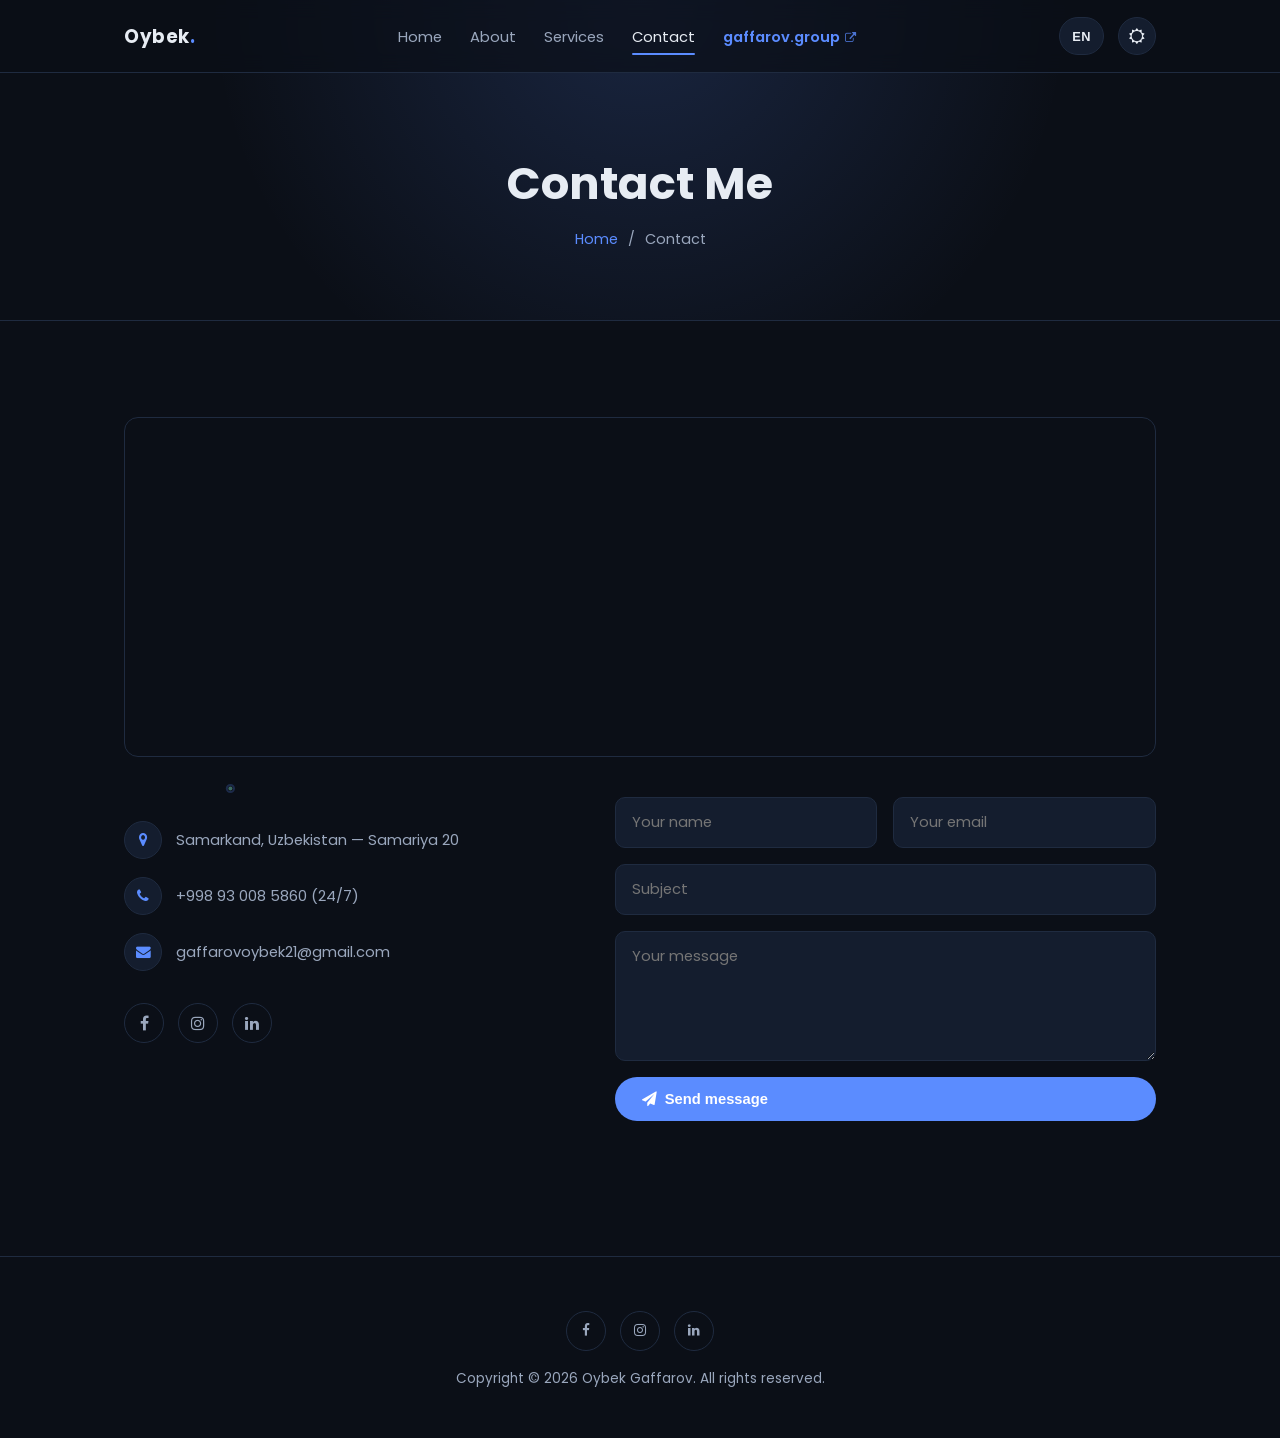
<file: contact.html>
<!doctype html>
<html lang="en">
<head>
	<script data-ad-client="ca-pub-3752044628903185" async src="https://pagead2.googlesyndication.com/pagead/js/adsbygoogle.js"></script>
	<script async src="https://www.googletagmanager.com/gtag/js?id=UA-128191536-2"></script>
	<script>
	  window.dataLayer = window.dataLayer || [];
	  function gtag(){dataLayer.push(arguments);}
	  gtag('js', new Date());
	  gtag('config', 'UA-128191536-2');
	</script>
	<meta charset="utf-8">
	<meta name="viewport" content="width=device-width, initial-scale=1, shrink-to-fit=no">
	<meta name="description" content="Get in touch with Oybek Gaffarov — based in Samarkand, Uzbekistan.">
	<link rel="icon" href="img/favicon.svg" type="image/svg+xml">
	<link rel="alternate icon" href="img/favicon.png" type="image/png">
	<title>Contact — Oybek Gaffarov</title>
	<link rel="preconnect" href="https://fonts.googleapis.com">
	<link href="https://fonts.googleapis.com/css2?family=Poppins:wght@400;500;600;700&display=swap" rel="stylesheet">
	<link rel="stylesheet" href="css/font-awesome.min.css">
	<link rel="stylesheet" href="css/modern.css">
</head>
<body class="page-loading page-contact">

	<div class="scroll-progress"></div>

	<nav class="nav">
		<div class="container">
			<a href="index.html" class="brand">Oybek<span>.</span></a>
			<ul class="nav-links">
				<li><a href="index.html" data-i18n="nav.home">Home</a></li>
				<li><a href="about-us.html" data-i18n="nav.about">About</a></li>
				<li><a href="services.html" data-i18n="nav.services">Services</a></li>
				<li><a href="contact.html" class="active" data-i18n="nav.contact">Contact</a></li>
			<li><a href="https://gaffarov.group" target="_blank" rel="noopener" class="nav-ext">gaffarov.group <i class="fa fa-external-link"></i></a></li>
			</ul>
			<div class="nav-actions">
				<button class="lang-toggle" aria-label="Toggle language">EN</button>
				<button class="theme-toggle" aria-label="Toggle theme"><i class="fa fa-sun-o"></i></button>
				<button class="nav-toggle" aria-label="Toggle menu"><i class="fa fa-bars"></i></button>
			</div>
		</div>
	</nav>

	<header class="page-banner">
		<div class="container">
			<h1 data-i18n="banner.contact">Contact Me</h1>
			<div class="breadcrumb-nav"><a href="index.html" data-i18n="nav.home">Home</a><span>/</span><span data-i18n="nav.contact">Contact</span></div>
		</div>
	</header>

	<section>
		<canvas class="sec-bg" data-anim="signal"></canvas>
		<div class="container">
			<div class="map-embed reveal">
				<iframe src="https://www.google.com/maps?q=39.639921,66.965439&z=13&output=embed" loading="lazy" referrerpolicy="no-referrer-when-downgrade" title="Samarkand location"></iframe>
			</div>
			<div class="contact-grid">
				<div class="reveal">
					<ul class="contact-info-list">
						<li><i class="fa fa-map-marker"></i> <span data-i18n="contact2.address">Samarkand, Uzbekistan — Samariya 20</span></li>
						<li><i class="fa fa-phone"></i> <span data-i18n="contact2.phone">+998 93 008 5860 (24/7)</span></li>
						<li><i class="fa fa-envelope"></i> gaffarovoybek21@gmail.com</li>
					</ul>
					<div class="social-row">
						<a href="https://ru-ru.facebook.com/oybek.gaffarov" target="_blank" rel="noopener" aria-label="Facebook"><i class="fa fa-facebook"></i></a>
						<a href="https://www.instagram.com/ogaffarov/" target="_blank" rel="noopener" aria-label="Instagram"><i class="fa fa-instagram"></i></a>
						<a href="https://my.linkedin.com/in/oybek21" target="_blank" rel="noopener" aria-label="LinkedIn"><i class="fa fa-linkedin"></i></a>
					</div>
				</div>
				<div class="reveal">
					<form class="contact-form" id="contactForm">
						<div class="form-row">
							<input type="text" name="name" placeholder="Your name" data-i18n-ph="form.name" required minlength="2">
							<input type="email" name="email" placeholder="Your email" data-i18n-ph="form.email" required>
						</div>
						<input type="text" name="subject" placeholder="Subject" data-i18n-ph="form.subject" required minlength="4">
						<textarea name="message" placeholder="Your message" data-i18n-ph="form.message" required minlength="20"></textarea>
						<button type="submit" class="btn btn-primary"><i class="fa fa-paper-plane"></i> <span data-i18n="form.send">Send message</span></button>
						<div id="form-status"></div>
					</form>
				</div>
			</div>
		</div>
	</section>

	<footer class="footer">
		<div class="container">
			<div class="social-row">
				<a href="https://ru-ru.facebook.com/oybek.gaffarov" target="_blank" rel="noopener" aria-label="Facebook"><i class="fa fa-facebook"></i></a>
				<a href="https://www.instagram.com/ogaffarov/" target="_blank" rel="noopener" aria-label="Instagram"><i class="fa fa-instagram"></i></a>
				<a href="https://my.linkedin.com/in/oybek21" target="_blank" rel="noopener" aria-label="LinkedIn"><i class="fa fa-linkedin"></i></a>
			</div>
			<p>Copyright &copy; <script>document.write(new Date().getFullYear());</script> Oybek Gaffarov. <span data-i18n="footer.rights">All rights reserved.</span></p>
		</div>
	</footer>

	<button class="to-top" aria-label="Back to top"><i class="fa fa-angle-up"></i></button>
	<script src="js/i18n.js"></script>
	<script src="js/modern.js"></script>
</body>
</html>
</file>
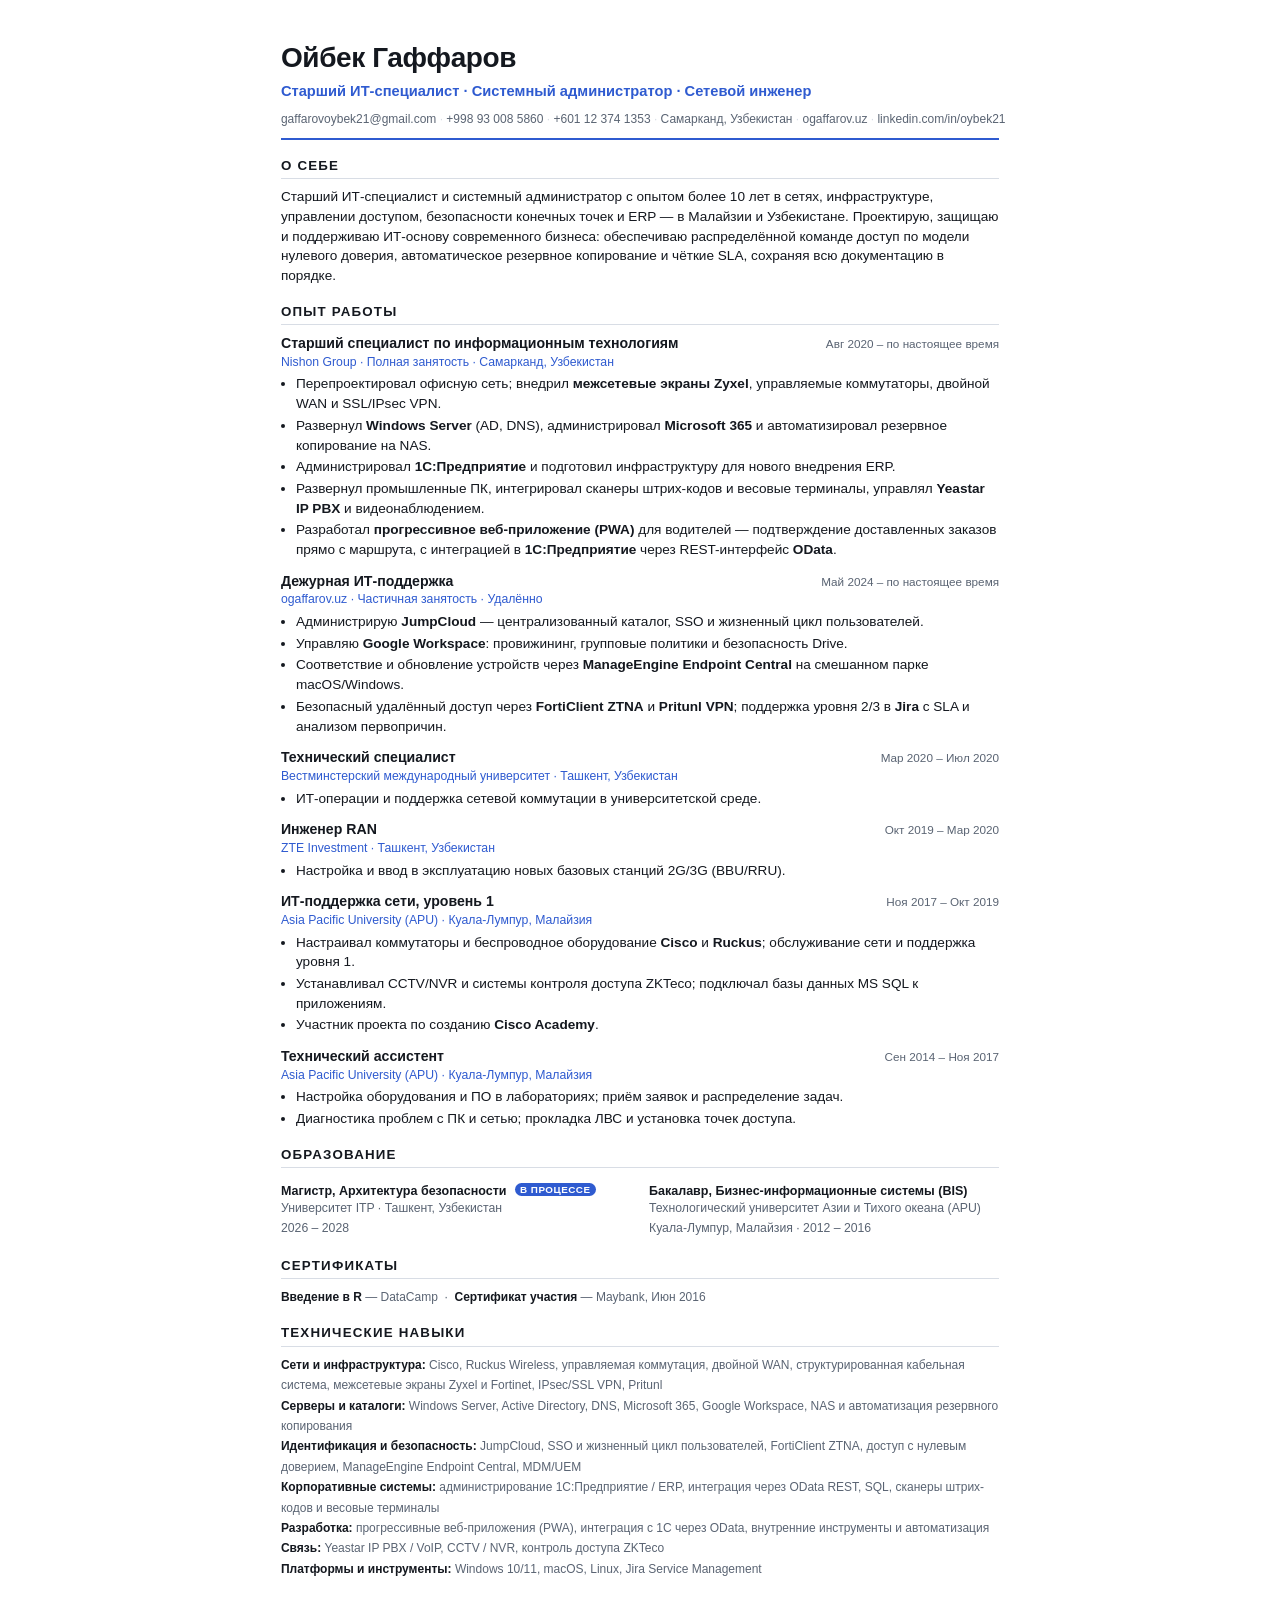
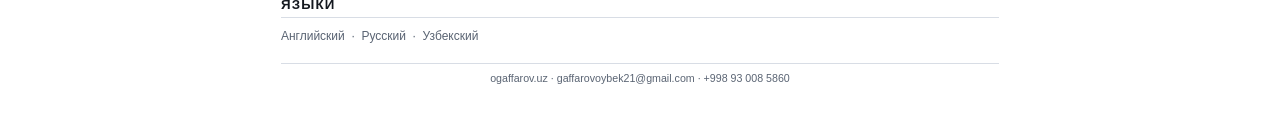
<file: cv-ru.html>
<!doctype html>
<html lang="ru">
<head>
<meta charset="utf-8">
<meta name="viewport" content="width=device-width, initial-scale=1">
<title>Ойбек Гаффаров — Резюме</title>
<meta name="robots" content="noindex">
<style>
  @page { size: A4; margin: 14mm 14mm 12mm; }

  :root{
    --ink:#14181f;
    --muted:#5a6473;
    --line:#d8dde5;
    --accent:#2f5bd0;
  }

  *{ box-sizing:border-box; }

  body{
    margin:0;
    font-family:"Helvetica Neue", Helvetica, Arial, sans-serif;
    font-size:10.2pt;
    line-height:1.45;
    color:var(--ink);
    background:#fff;
    -webkit-print-color-adjust:exact;
    print-color-adjust:exact;
  }

  .sheet{ max-width:190mm; margin:0 auto; padding:10mm 0; }

  header{ border-bottom:2px solid var(--accent); padding-bottom:10px; margin-bottom:14px; }
  h1{ margin:0; font-size:21pt; letter-spacing:-.4px; }
  .subtitle{ margin:3px 0 8px; font-size:11pt; color:var(--accent); font-weight:600; }
  .contact-line{ font-size:9pt; color:var(--muted); }
  .contact-line span{ white-space:nowrap; }
  .contact-line span + span::before{ content:"  ·  "; color:var(--line); }

  h2{
    font-size:10pt; text-transform:uppercase; letter-spacing:.09em;
    margin:16px 0 8px; padding-bottom:3px; border-bottom:1px solid var(--line);
  }

  .summary{ margin:0; color:var(--ink); }

  .role{ margin-bottom:11px; page-break-inside:avoid; }
  .role-head{ display:flex; justify-content:space-between; align-items:baseline; gap:12px; }
  .role-title{ font-weight:700; font-size:10.6pt; }
  .role-date{ font-size:8.8pt; color:var(--muted); white-space:nowrap; }
  .role-org{ font-size:9.2pt; color:var(--accent); margin-bottom:3px; }
  ul{ margin:3px 0 0; padding-left:15px; }
  li{ margin-bottom:2px; }

  .two-col{ display:flex; gap:18px; }
  .two-col > div{ flex:1; }

  .kv{ margin:0; }
  .kv dt{ font-weight:700; font-size:9.4pt; margin-top:6px; }
  .kv dd{ margin:0 0 2px; font-size:9.2pt; color:var(--muted); }

  .tags{ font-size:9pt; color:var(--muted); line-height:1.7; }
  .tags b{ color:var(--ink); font-weight:600; }

  .now{
    font-size:7.4pt; font-weight:700; text-transform:uppercase; letter-spacing:.05em;
    color:#fff; background:var(--accent); padding:1px 5px; border-radius:8px;
    vertical-align:2px; margin-left:5px;
  }

  footer{
    margin-top:16px; padding-top:7px; border-top:1px solid var(--line);
    font-size:8pt; color:var(--muted); text-align:center;
  }

  @media print{
    body{ font-size:9.6pt; }
    .sheet{ padding:0; max-width:none; }
    h2{ page-break-after:avoid; }
  }
</style>
</head>
<body>
<div class="sheet">

  <header>
    <h1>Ойбек Гаффаров</h1>
    <div class="subtitle">Старший ИТ-специалист · Системный администратор · Сетевой инженер</div>
    <div class="contact-line">
      <span>gaffarovoybek21@gmail.com</span><span>+998 93 008 5860</span><span>+601 12 374 1353</span><span>Самарканд, Узбекистан</span><span>ogaffarov.uz</span><span>linkedin.com/in/oybek21</span>
    </div>
  </header>

  <h2>О себе</h2>
  <p class="summary">
    Старший ИТ-специалист и системный администратор с опытом более 10 лет в сетях, инфраструктуре,
    управлении доступом, безопасности конечных точек и ERP — в Малайзии и Узбекистане. Проектирую,
    защищаю и поддерживаю ИТ-основу современного бизнеса: обеспечиваю распределённой команде доступ
    по модели нулевого доверия, автоматическое резервное копирование и чёткие SLA, сохраняя всю
    документацию в порядке.
  </p>

  <h2>Опыт работы</h2>

  <div class="role">
    <div class="role-head">
      <span class="role-title">Старший специалист по информационным технологиям</span>
      <span class="role-date">Авг 2020 – по настоящее время</span>
    </div>
    <div class="role-org">Nishon Group · Полная занятость · Самарканд, Узбекистан</div>
    <ul>
      <li>Перепроектировал офисную сеть; внедрил <b>межсетевые экраны Zyxel</b>, управляемые коммутаторы, двойной WAN и SSL/IPsec VPN.</li>
      <li>Развернул <b>Windows Server</b> (AD, DNS), администрировал <b>Microsoft 365</b> и автоматизировал резервное копирование на NAS.</li>
      <li>Администрировал <b>1С:Предприятие</b> и подготовил инфраструктуру для нового внедрения ERP.</li>
      <li>Развернул промышленные ПК, интегрировал сканеры штрих-кодов и весовые терминалы, управлял <b>Yeastar IP PBX</b> и видеонаблюдением.</li>
      <li>Разработал <b>прогрессивное веб-приложение (PWA)</b> для водителей — подтверждение доставленных заказов прямо с маршрута, с интеграцией в <b>1С:Предприятие</b> через REST-интерфейс <b>OData</b>.</li>
    </ul>
  </div>

  <div class="role">
    <div class="role-head">
      <span class="role-title">Дежурная ИТ-поддержка</span>
      <span class="role-date">Май 2024 – по настоящее время</span>
    </div>
    <div class="role-org">ogaffarov.uz · Частичная занятость · Удалённо</div>
    <ul>
      <li>Администрирую <b>JumpCloud</b> — централизованный каталог, SSO и жизненный цикл пользователей.</li>
      <li>Управляю <b>Google Workspace</b>: провижининг, групповые политики и безопасность Drive.</li>
      <li>Соответствие и обновление устройств через <b>ManageEngine Endpoint Central</b> на смешанном парке macOS/Windows.</li>
      <li>Безопасный удалённый доступ через <b>FortiClient ZTNA</b> и <b>Pritunl VPN</b>; поддержка уровня 2/3 в <b>Jira</b> с SLA и анализом первопричин.</li>
    </ul>
  </div>

  <div class="role">
    <div class="role-head">
      <span class="role-title">Технический специалист</span>
      <span class="role-date">Мар 2020 – Июл 2020</span>
    </div>
    <div class="role-org">Вестминстерский международный университет · Ташкент, Узбекистан</div>
    <ul>
      <li>ИТ-операции и поддержка сетевой коммутации в университетской среде.</li>
    </ul>
  </div>

  <div class="role">
    <div class="role-head">
      <span class="role-title">Инженер RAN</span>
      <span class="role-date">Окт 2019 – Мар 2020</span>
    </div>
    <div class="role-org">ZTE Investment · Ташкент, Узбекистан</div>
    <ul>
      <li>Настройка и ввод в эксплуатацию новых базовых станций 2G/3G (BBU/RRU).</li>
    </ul>
  </div>

  <div class="role">
    <div class="role-head">
      <span class="role-title">ИТ-поддержка сети, уровень 1</span>
      <span class="role-date">Ноя 2017 – Окт 2019</span>
    </div>
    <div class="role-org">Asia Pacific University (APU) · Куала-Лумпур, Малайзия</div>
    <ul>
      <li>Настраивал коммутаторы и беспроводное оборудование <b>Cisco</b> и <b>Ruckus</b>; обслуживание сети и поддержка уровня 1.</li>
      <li>Устанавливал CCTV/NVR и системы контроля доступа ZKTeco; подключал базы данных MS SQL к приложениям.</li>
      <li>Участник проекта по созданию <b>Cisco Academy</b>.</li>
    </ul>
  </div>

  <div class="role">
    <div class="role-head">
      <span class="role-title">Технический ассистент</span>
      <span class="role-date">Сен 2014 – Ноя 2017</span>
    </div>
    <div class="role-org">Asia Pacific University (APU) · Куала-Лумпур, Малайзия</div>
    <ul>
      <li>Настройка оборудования и ПО в лабораториях; приём заявок и распределение задач.</li>
      <li>Диагностика проблем с ПК и сетью; прокладка ЛВС и установка точек доступа.</li>
    </ul>
  </div>

  <h2>Образование</h2>
  <div class="two-col">
    <div>
      <dl class="kv">
        <dt>Магистр, Архитектура безопасности <span class="now">В процессе</span></dt>
        <dd>Университет ITP · Ташкент, Узбекистан</dd>
        <dd>2026 – 2028</dd>
      </dl>
    </div>
    <div>
      <dl class="kv">
        <dt>Бакалавр, Бизнес-информационные системы (BIS)</dt>
        <dd>Технологический университет Азии и Тихого океана (APU)</dd>
        <dd>Куала-Лумпур, Малайзия · 2012 – 2016</dd>
      </dl>
    </div>
  </div>

  <h2>Сертификаты</h2>
  <div class="tags">
    <b>Введение в R</b> — DataCamp &nbsp;·&nbsp; <b>Сертификат участия</b> — Maybank, Июн 2016
  </div>

  <h2>Технические навыки</h2>
  <div class="tags">
    <b>Сети и инфраструктура:</b> Cisco, Ruckus Wireless, управляемая коммутация, двойной WAN, структурированная кабельная система, межсетевые экраны Zyxel и Fortinet, IPsec/SSL VPN, Pritunl<br>
    <b>Серверы и каталоги:</b> Windows Server, Active Directory, DNS, Microsoft 365, Google Workspace, NAS и автоматизация резервного копирования<br>
    <b>Идентификация и безопасность:</b> JumpCloud, SSO и жизненный цикл пользователей, FortiClient ZTNA, доступ с нулевым доверием, ManageEngine Endpoint Central, MDM/UEM<br>
    <b>Корпоративные системы:</b> администрирование 1С:Предприятие / ERP, интеграция через OData REST, SQL, сканеры штрих-кодов и весовые терминалы<br>
    <b>Разработка:</b> прогрессивные веб-приложения (PWA), интеграция с 1С через OData, внутренние инструменты и автоматизация<br>
    <b>Связь:</b> Yeastar IP PBX / VoIP, CCTV / NVR, контроль доступа ZKTeco<br>
    <b>Платформы и инструменты:</b> Windows 10/11, macOS, Linux, Jira Service Management
  </div>

  <h2>Языки</h2>
  <div class="tags">Английский &nbsp;·&nbsp; Русский &nbsp;·&nbsp; Узбекский</div>

  <footer>ogaffarov.uz · gaffarovoybek21@gmail.com · +998 93 008 5860</footer>

</div>
</body>
</html>
</file>
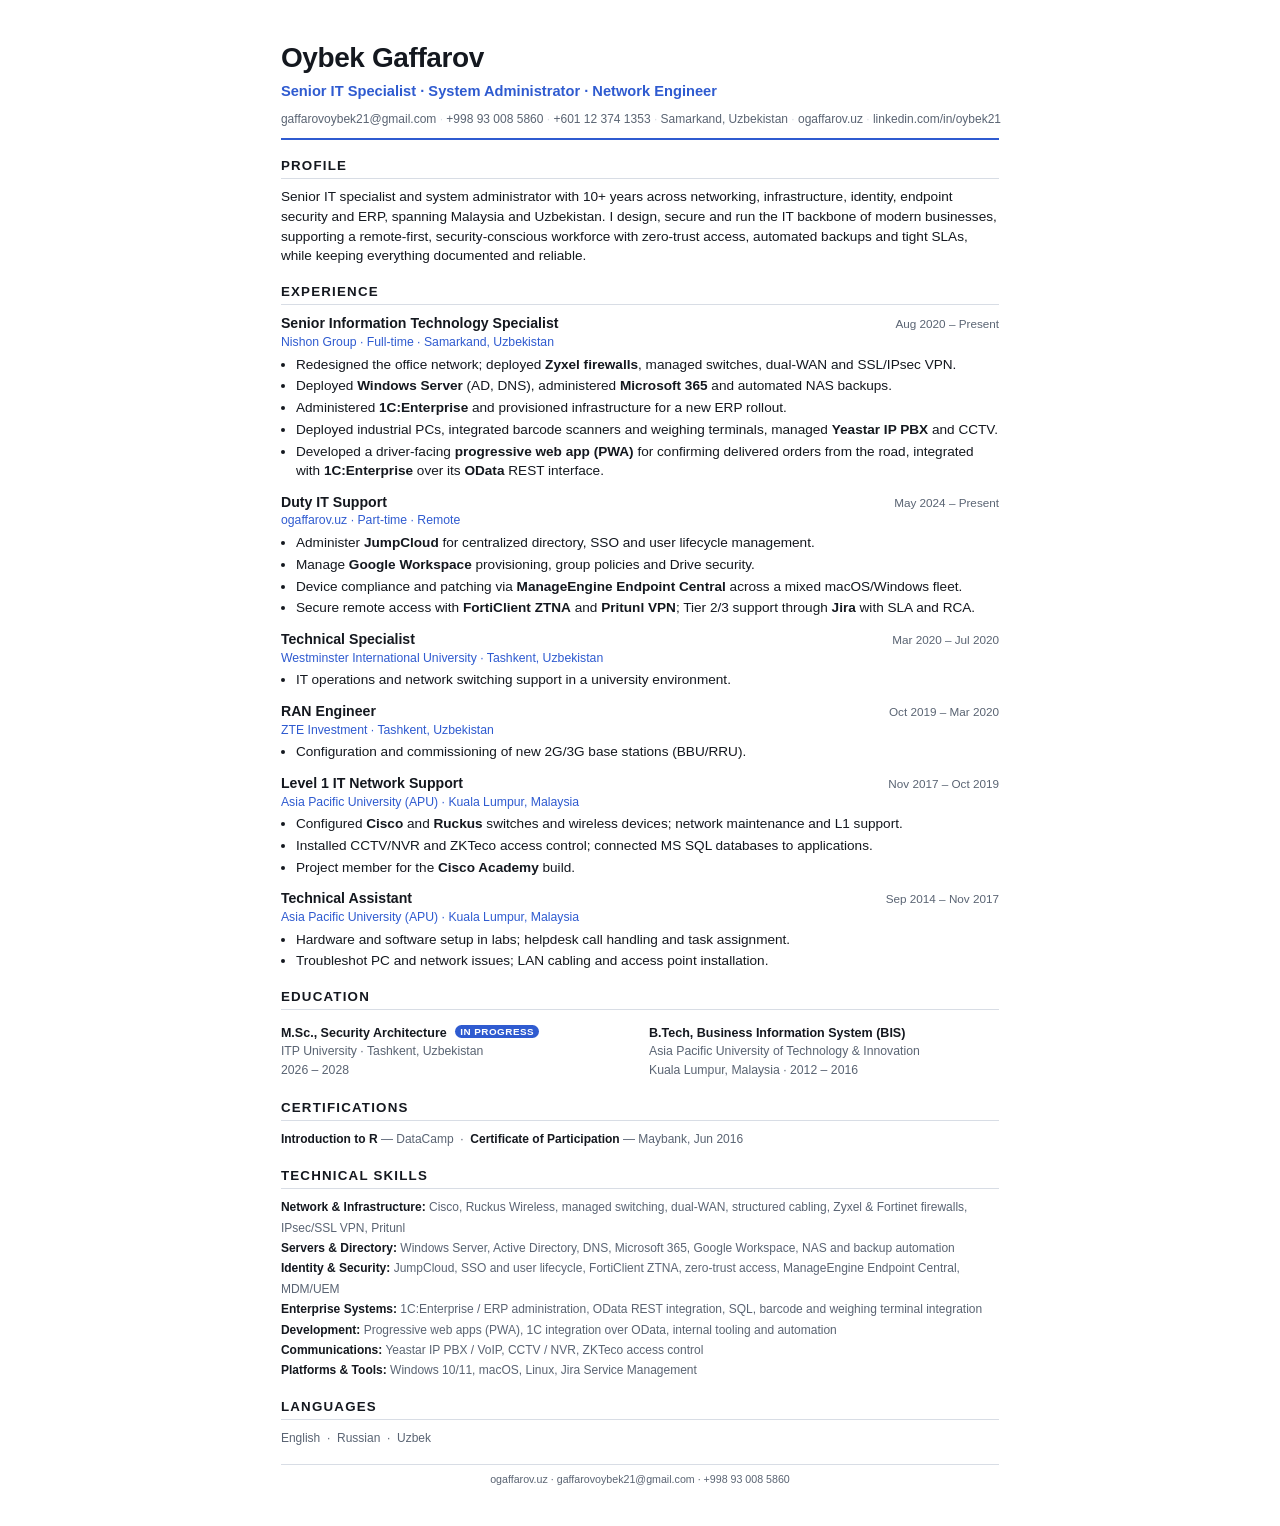
<file: cv.html>
<!doctype html>
<html lang="en">
<head>
<meta charset="utf-8">
<meta name="viewport" content="width=device-width, initial-scale=1">
<title>Oybek Gaffarov — CV</title>
<meta name="robots" content="noindex">
<style>
  @page { size: A4; margin: 14mm 14mm 12mm; }

  :root{
    --ink:#14181f;
    --muted:#5a6473;
    --line:#d8dde5;
    --accent:#2f5bd0;
  }

  *{ box-sizing:border-box; }

  body{
    margin:0;
    font-family:"Helvetica Neue", Helvetica, Arial, sans-serif;
    font-size:10.2pt;
    line-height:1.45;
    color:var(--ink);
    background:#fff;
    -webkit-print-color-adjust:exact;
    print-color-adjust:exact;
  }

  .sheet{ max-width:190mm; margin:0 auto; padding:10mm 0; }

  header{ border-bottom:2px solid var(--accent); padding-bottom:10px; margin-bottom:14px; }
  h1{ margin:0; font-size:21pt; letter-spacing:-.4px; }
  .subtitle{ margin:3px 0 8px; font-size:11pt; color:var(--accent); font-weight:600; }
  .contact-line{ font-size:9pt; color:var(--muted); }
  .contact-line span{ white-space:nowrap; }
  .contact-line span + span::before{ content:"  ·  "; color:var(--line); }

  h2{
    font-size:10pt; text-transform:uppercase; letter-spacing:.09em;
    margin:16px 0 8px; padding-bottom:3px; border-bottom:1px solid var(--line);
  }

  .summary{ margin:0; color:var(--ink); }

  .role{ margin-bottom:11px; page-break-inside:avoid; }
  .role-head{ display:flex; justify-content:space-between; align-items:baseline; gap:12px; }
  .role-title{ font-weight:700; font-size:10.6pt; }
  .role-date{ font-size:8.8pt; color:var(--muted); white-space:nowrap; }
  .role-org{ font-size:9.2pt; color:var(--accent); margin-bottom:3px; }
  ul{ margin:3px 0 0; padding-left:15px; }
  li{ margin-bottom:2px; }

  .two-col{ display:flex; gap:18px; }
  .two-col > div{ flex:1; }

  .kv{ margin:0; }
  .kv dt{ font-weight:700; font-size:9.4pt; margin-top:6px; }
  .kv dd{ margin:0 0 2px; font-size:9.2pt; color:var(--muted); }

  .tags{ font-size:9pt; color:var(--muted); line-height:1.7; }
  .tags b{ color:var(--ink); font-weight:600; }

  .now{
    font-size:7.4pt; font-weight:700; text-transform:uppercase; letter-spacing:.05em;
    color:#fff; background:var(--accent); padding:1px 5px; border-radius:8px;
    vertical-align:2px; margin-left:5px;
  }

  footer{
    margin-top:16px; padding-top:7px; border-top:1px solid var(--line);
    font-size:8pt; color:var(--muted); text-align:center;
  }

  @media print{
    body{ font-size:9.6pt; }
    .sheet{ padding:0; max-width:none; }
    h2{ page-break-after:avoid; }
  }
</style>
</head>
<body>
<div class="sheet">

  <header>
    <h1>Oybek Gaffarov</h1>
    <div class="subtitle">Senior IT Specialist · System Administrator · Network Engineer</div>
    <div class="contact-line">
      <span>gaffarovoybek21@gmail.com</span><span>+998 93 008 5860</span><span>+601 12 374 1353</span><span>Samarkand, Uzbekistan</span><span>ogaffarov.uz</span><span>linkedin.com/in/oybek21</span>
    </div>
  </header>

  <h2>Profile</h2>
  <p class="summary">
    Senior IT specialist and system administrator with 10+ years across networking, infrastructure, identity,
    endpoint security and ERP, spanning Malaysia and Uzbekistan. I design, secure and run the IT backbone of
    modern businesses, supporting a remote-first, security-conscious workforce with zero-trust access, automated
    backups and tight SLAs, while keeping everything documented and reliable.
  </p>

  <h2>Experience</h2>

  <div class="role">
    <div class="role-head">
      <span class="role-title">Senior Information Technology Specialist</span>
      <span class="role-date">Aug 2020 – Present</span>
    </div>
    <div class="role-org">Nishon Group · Full-time · Samarkand, Uzbekistan</div>
    <ul>
      <li>Redesigned the office network; deployed <b>Zyxel firewalls</b>, managed switches, dual-WAN and SSL/IPsec VPN.</li>
      <li>Deployed <b>Windows Server</b> (AD, DNS), administered <b>Microsoft 365</b> and automated NAS backups.</li>
      <li>Administered <b>1C:Enterprise</b> and provisioned infrastructure for a new ERP rollout.</li>
      <li>Deployed industrial PCs, integrated barcode scanners and weighing terminals, managed <b>Yeastar IP PBX</b> and CCTV.</li>
      <li>Developed a driver-facing <b>progressive web app (PWA)</b> for confirming delivered orders from the road, integrated with <b>1C:Enterprise</b> over its <b>OData</b> REST interface.</li>
    </ul>
  </div>

  <div class="role">
    <div class="role-head">
      <span class="role-title">Duty IT Support</span>
      <span class="role-date">May 2024 – Present</span>
    </div>
    <div class="role-org">ogaffarov.uz · Part-time · Remote</div>
    <ul>
      <li>Administer <b>JumpCloud</b> for centralized directory, SSO and user lifecycle management.</li>
      <li>Manage <b>Google Workspace</b> provisioning, group policies and Drive security.</li>
      <li>Device compliance and patching via <b>ManageEngine Endpoint Central</b> across a mixed macOS/Windows fleet.</li>
      <li>Secure remote access with <b>FortiClient ZTNA</b> and <b>Pritunl VPN</b>; Tier 2/3 support through <b>Jira</b> with SLA and RCA.</li>
    </ul>
  </div>

  <div class="role">
    <div class="role-head">
      <span class="role-title">Technical Specialist</span>
      <span class="role-date">Mar 2020 – Jul 2020</span>
    </div>
    <div class="role-org">Westminster International University · Tashkent, Uzbekistan</div>
    <ul>
      <li>IT operations and network switching support in a university environment.</li>
    </ul>
  </div>

  <div class="role">
    <div class="role-head">
      <span class="role-title">RAN Engineer</span>
      <span class="role-date">Oct 2019 – Mar 2020</span>
    </div>
    <div class="role-org">ZTE Investment · Tashkent, Uzbekistan</div>
    <ul>
      <li>Configuration and commissioning of new 2G/3G base stations (BBU/RRU).</li>
    </ul>
  </div>

  <div class="role">
    <div class="role-head">
      <span class="role-title">Level 1 IT Network Support</span>
      <span class="role-date">Nov 2017 – Oct 2019</span>
    </div>
    <div class="role-org">Asia Pacific University (APU) · Kuala Lumpur, Malaysia</div>
    <ul>
      <li>Configured <b>Cisco</b> and <b>Ruckus</b> switches and wireless devices; network maintenance and L1 support.</li>
      <li>Installed CCTV/NVR and ZKTeco access control; connected MS SQL databases to applications.</li>
      <li>Project member for the <b>Cisco Academy</b> build.</li>
    </ul>
  </div>

  <div class="role">
    <div class="role-head">
      <span class="role-title">Technical Assistant</span>
      <span class="role-date">Sep 2014 – Nov 2017</span>
    </div>
    <div class="role-org">Asia Pacific University (APU) · Kuala Lumpur, Malaysia</div>
    <ul>
      <li>Hardware and software setup in labs; helpdesk call handling and task assignment.</li>
      <li>Troubleshot PC and network issues; LAN cabling and access point installation.</li>
    </ul>
  </div>

  <h2>Education</h2>
  <div class="two-col">
    <div>
      <dl class="kv">
        <dt>M.Sc., Security Architecture <span class="now">In progress</span></dt>
        <dd>ITP University · Tashkent, Uzbekistan</dd>
        <dd>2026 – 2028</dd>
      </dl>
    </div>
    <div>
      <dl class="kv">
        <dt>B.Tech, Business Information System (BIS)</dt>
        <dd>Asia Pacific University of Technology &amp; Innovation</dd>
        <dd>Kuala Lumpur, Malaysia · 2012 – 2016</dd>
      </dl>
    </div>
  </div>

  <h2>Certifications</h2>
  <div class="tags">
    <b>Introduction to R</b> — DataCamp &nbsp;·&nbsp; <b>Certificate of Participation</b> — Maybank, Jun 2016
  </div>

  <h2>Technical Skills</h2>
  <div class="tags">
    <b>Network &amp; Infrastructure:</b> Cisco, Ruckus Wireless, managed switching, dual-WAN, structured cabling, Zyxel &amp; Fortinet firewalls, IPsec/SSL VPN, Pritunl<br>
    <b>Servers &amp; Directory:</b> Windows Server, Active Directory, DNS, Microsoft 365, Google Workspace, NAS and backup automation<br>
    <b>Identity &amp; Security:</b> JumpCloud, SSO and user lifecycle, FortiClient ZTNA, zero-trust access, ManageEngine Endpoint Central, MDM/UEM<br>
    <b>Enterprise Systems:</b> 1C:Enterprise / ERP administration, OData REST integration, SQL, barcode and weighing terminal integration<br>
    <b>Development:</b> Progressive web apps (PWA), 1C integration over OData, internal tooling and automation<br>
    <b>Communications:</b> Yeastar IP PBX / VoIP, CCTV / NVR, ZKTeco access control<br>
    <b>Platforms &amp; Tools:</b> Windows 10/11, macOS, Linux, Jira Service Management
  </div>

  <h2>Languages</h2>
  <div class="tags">English &nbsp;·&nbsp; Russian &nbsp;·&nbsp; Uzbek</div>

  <footer>ogaffarov.uz · gaffarovoybek21@gmail.com · +998 93 008 5860</footer>

</div>
</body>
</html>
</file>
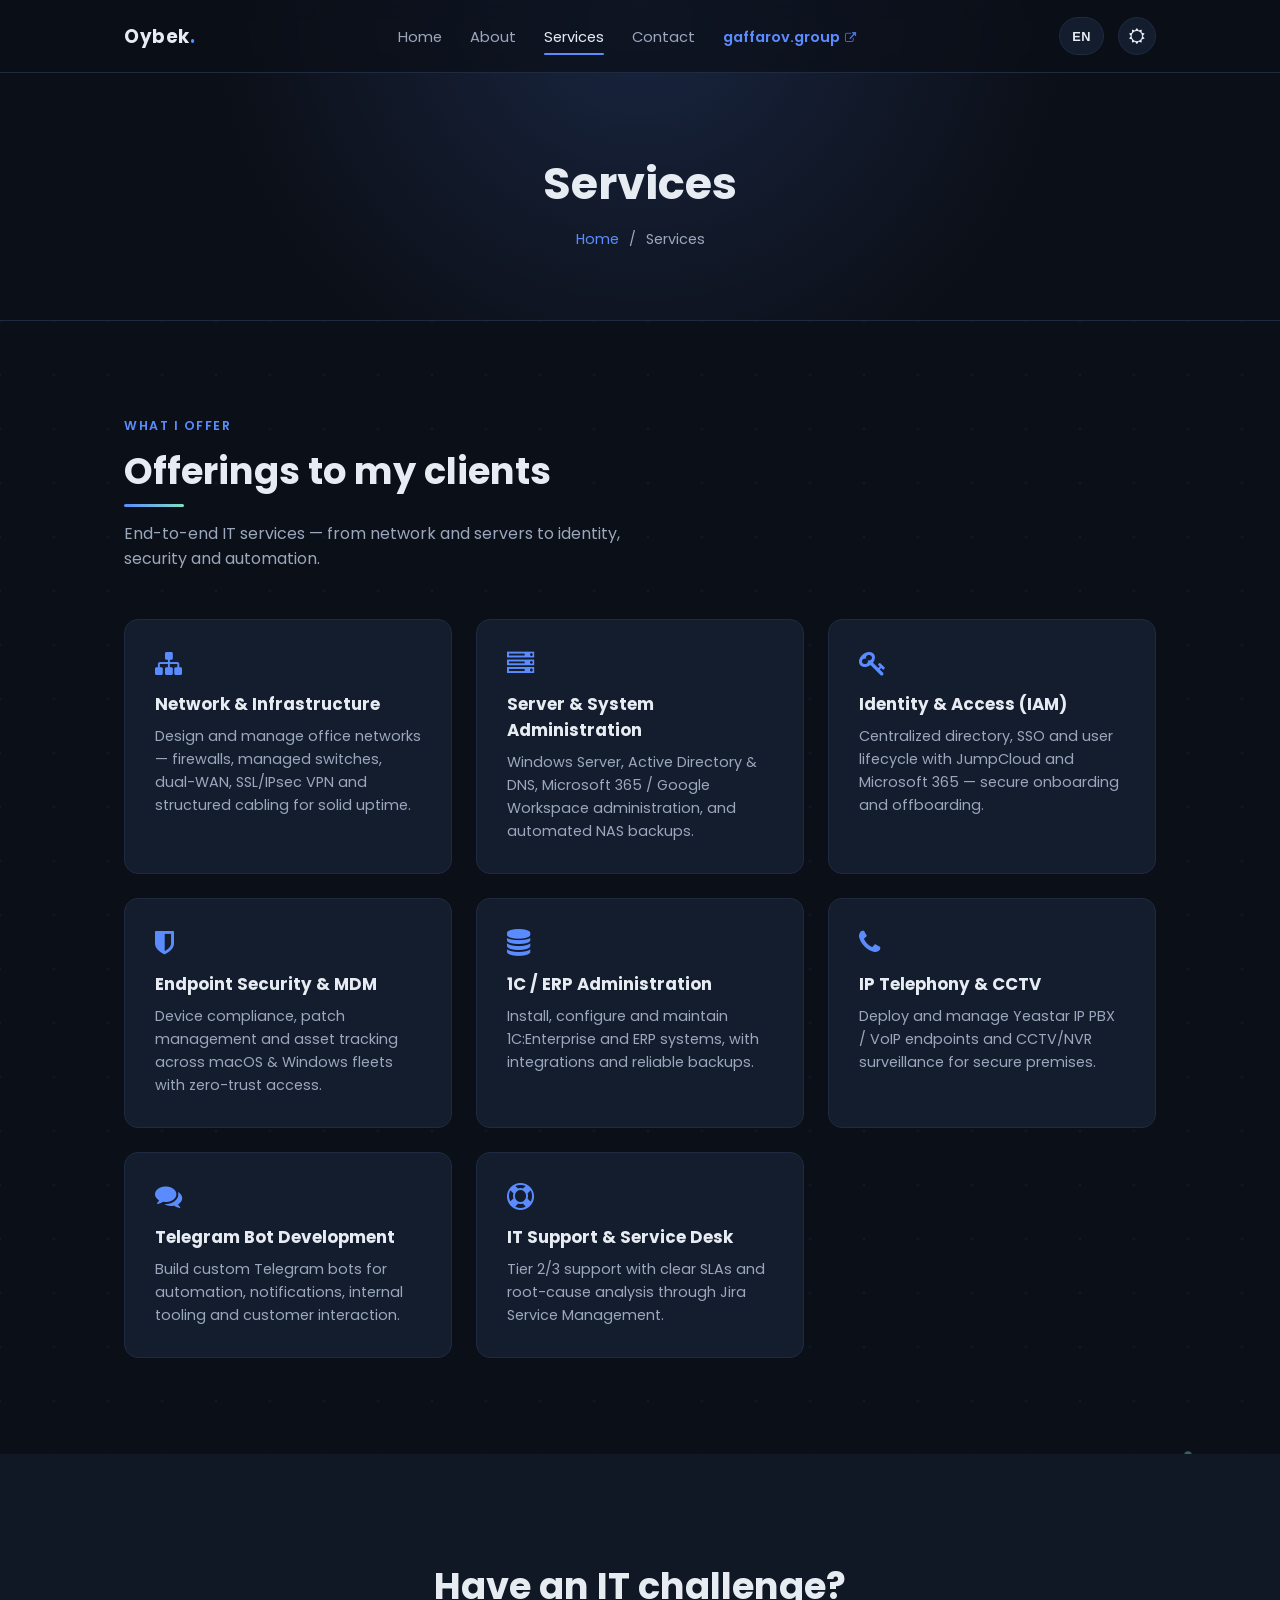
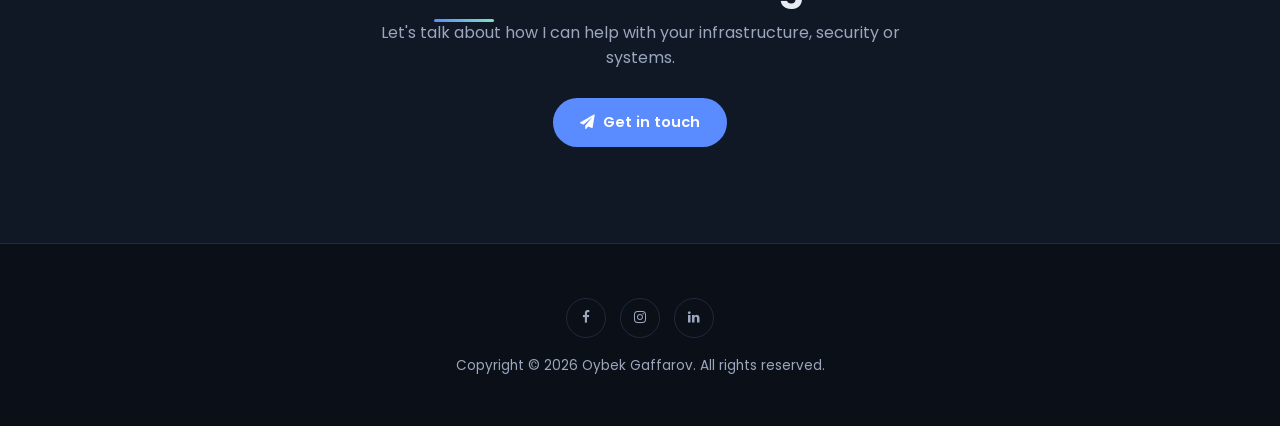
<file: services.html>
<!doctype html>
<html lang="en">
<head>
	<script data-ad-client="ca-pub-3752044628903185" async src="https://pagead2.googlesyndication.com/pagead/js/adsbygoogle.js"></script>
	<script async src="https://www.googletagmanager.com/gtag/js?id=UA-128191536-2"></script>
	<script>
	  window.dataLayer = window.dataLayer || [];
	  function gtag(){dataLayer.push(arguments);}
	  gtag('js', new Date());
	  gtag('config', 'UA-128191536-2');
	</script>
	<meta charset="utf-8">
	<meta name="viewport" content="width=device-width, initial-scale=1, shrink-to-fit=no">
	<meta name="description" content="Networking services by Oybek Gaffarov — switching, wireless deployment and Cisco infrastructure.">
	<link rel="icon" href="img/favicon.svg" type="image/svg+xml">
	<link rel="alternate icon" href="img/favicon.png" type="image/png">
	<title>Services — Oybek Gaffarov</title>
	<link rel="preconnect" href="https://fonts.googleapis.com">
	<link href="https://fonts.googleapis.com/css2?family=Poppins:wght@400;500;600;700&display=swap" rel="stylesheet">
	<link rel="stylesheet" href="css/font-awesome.min.css">
	<link rel="stylesheet" href="css/modern.css">
</head>
<body class="page-loading page-services">

	<div class="scroll-progress"></div>

	<nav class="nav">
		<div class="container">
			<a href="index.html" class="brand">Oybek<span>.</span></a>
			<ul class="nav-links">
				<li><a href="index.html" data-i18n="nav.home">Home</a></li>
				<li><a href="about-us.html" data-i18n="nav.about">About</a></li>
				<li><a href="services.html" class="active" data-i18n="nav.services">Services</a></li>
				<li><a href="contact.html" data-i18n="nav.contact">Contact</a></li>
			<li><a href="https://gaffarov.group" target="_blank" rel="noopener" class="nav-ext">gaffarov.group <i class="fa fa-external-link"></i></a></li>
			</ul>
			<div class="nav-actions">
				<button class="lang-toggle" aria-label="Toggle language">EN</button>
				<button class="theme-toggle" aria-label="Toggle theme"><i class="fa fa-sun-o"></i></button>
				<button class="nav-toggle" aria-label="Toggle menu"><i class="fa fa-bars"></i></button>
			</div>
		</div>
	</nav>

	<header class="page-banner">
		<div class="container">
			<h1 data-i18n="banner.services">Services</h1>
			<div class="breadcrumb-nav"><a href="index.html" data-i18n="nav.home">Home</a><span>/</span><span data-i18n="nav.services">Services</span></div>
		</div>
	</header>

	<section>
		<canvas class="sec-bg" data-anim="mesh"></canvas>
		<div class="container">
			<div class="section-head reveal">
				<div class="eyebrow" data-i18n="services.eyebrow">What I offer</div>
				<h2 data-i18n="services2.h2">Offerings to my clients</h2>
				<p data-i18n="services.lead">End-to-end IT services — from network and servers to identity, security and automation.</p>
			</div>
			<div class="cards-grid">
				<div class="card reveal">
					<i class="fa fa-sitemap"></i>
					<h4 data-i18n="svc.network.title">Network &amp; Infrastructure</h4>
					<p data-i18n="svc.network.body">Design and manage office networks — firewalls, managed switches, dual-WAN, SSL/IPsec VPN and structured cabling for solid uptime.</p>
				</div>
				<div class="card reveal">
					<i class="fa fa-server"></i>
					<h4 data-i18n="svc2.server.title">Server &amp; System Administration</h4>
					<p data-i18n="svc2.server.body">Windows Server, Active Directory &amp; DNS, Microsoft 365 / Google Workspace administration, and automated NAS backups.</p>
				</div>
				<div class="card reveal">
					<i class="fa fa-key"></i>
					<h4 data-i18n="svc2.iam.title">Identity &amp; Access (IAM)</h4>
					<p data-i18n="svc2.iam.body">Centralized directory, SSO and user lifecycle with JumpCloud and Microsoft 365 — secure onboarding and offboarding.</p>
				</div>
				<div class="card reveal">
					<i class="fa fa-shield"></i>
					<h4 data-i18n="svc2.endpoint.title">Endpoint Security &amp; MDM</h4>
					<p data-i18n="svc2.endpoint.body">Device compliance, patch management and asset tracking across macOS &amp; Windows fleets with zero-trust access.</p>
				</div>
				<div class="card reveal">
					<i class="fa fa-database"></i>
					<h4 data-i18n="svc2.erp.title">1C / ERP Administration</h4>
					<p data-i18n="svc2.erp.body">Install, configure and maintain 1C:Enterprise and ERP systems, with integrations and reliable backups.</p>
				</div>
				<div class="card reveal">
					<i class="fa fa-phone"></i>
					<h4 data-i18n="svc2.telephony.title">IP Telephony &amp; CCTV</h4>
					<p data-i18n="svc2.telephony.body">Deploy and manage Yeastar IP PBX / VoIP endpoints and CCTV/NVR surveillance for secure premises.</p>
				</div>
				<div class="card reveal">
					<i class="fa fa-comments"></i>
					<h4 data-i18n="svc.telegram.title">Telegram Bot Development</h4>
					<p data-i18n="svc.telegram.body">Build custom Telegram bots for automation, notifications, internal tooling and customer interaction.</p>
				</div>
				<div class="card reveal">
					<i class="fa fa-life-ring"></i>
					<h4 data-i18n="svc2.support.title">IT Support &amp; Service Desk</h4>
					<p data-i18n="svc2.support.body">Tier 2/3 support with clear SLAs and root-cause analysis through Jira Service Management.</p>
				</div>
			</div>
		</div>
	</section>

	<section class="bg-soft">
		<canvas class="sec-bg" data-anim="mesh"></canvas>
		<div class="container">
			<div class="section-head reveal" style="text-align:center;margin-bottom:28px;">
				<h2 data-i18n="services2.cta.h2">Have an IT challenge?</h2>
				<p style="margin:0 auto;" data-i18n="services2.cta.p">Let's talk about how I can help with your infrastructure, security or systems.</p>
			</div>
			<div class="reveal" style="text-align:center;">
				<a href="contact.html" class="btn btn-primary"><i class="fa fa-paper-plane"></i> <span data-i18n="hero.btn.contact">Get in touch</span></a>
			</div>
		</div>
	</section>

	<footer class="footer">
		<div class="container">
			<div class="social-row">
				<a href="https://ru-ru.facebook.com/oybek.gaffarov" target="_blank" rel="noopener" aria-label="Facebook"><i class="fa fa-facebook"></i></a>
				<a href="https://www.instagram.com/ogaffarov/" target="_blank" rel="noopener" aria-label="Instagram"><i class="fa fa-instagram"></i></a>
				<a href="https://my.linkedin.com/in/oybek21" target="_blank" rel="noopener" aria-label="LinkedIn"><i class="fa fa-linkedin"></i></a>
			</div>
			<p>Copyright &copy; <script>document.write(new Date().getFullYear());</script> Oybek Gaffarov. <span data-i18n="footer.rights">All rights reserved.</span></p>
		</div>
	</footer>

	<button class="to-top" aria-label="Back to top"><i class="fa fa-angle-up"></i></button>
	<script src="js/i18n.js"></script>
	<script src="js/modern.js"></script>
</body>
</html>
</file>
<file: css/modern.css>
/* Modern personal site theme — layered on top of legacy assets, but index.html no longer needs them */
:root{
  --bg:#0b0f17;
  --bg-soft:#101725;
  --card:#141d2e;
  --text:#e7ecf3;
  --text-dim:#9aa7bd;
  --accent:#5b8cff;
  --accent-2:#7ee0c3;
  --border:#1f2b40;
  --radius:14px;
  --shadow:0 10px 30px rgba(0,0,0,.35);
  --maxw:1080px;
}
[data-theme="light"]{
  --bg:#f6f8fb;
  --bg-soft:#ffffff;
  --card:#ffffff;
  --text:#101828;
  --text-dim:#5a6578;
  --border:#e4e9f1;
  --shadow:0 10px 30px rgba(20,30,50,.08);
}
*{box-sizing:border-box;}
html{scroll-behavior:smooth;}
body{
  margin:0;
  font-family:'Poppins',Arial,Helvetica,sans-serif;
  background:var(--bg);
  color:var(--text);
  transition:background .3s ease,color .3s ease;
  overflow-x:hidden;
}
a{color:inherit;text-decoration:none;}
img{max-width:100%;display:block;}
.container{max-width:var(--maxw);margin:0 auto;padding:0 24px;}
section{padding:96px 0;}

/* Nav */
.nav{
  position:fixed;top:0;left:0;right:0;z-index:1000;
  background:rgba(11,15,23,.7);
  backdrop-filter:blur(10px);
  border-bottom:1px solid var(--border);
  transition:background .3s ease,border-color .3s ease;
}
[data-theme="light"] .nav{background:rgba(255,255,255,.75);}
.nav .container{display:flex;align-items:center;justify-content:space-between;height:72px;}
.brand{font-weight:700;font-size:1.15rem;letter-spacing:.5px;}
.brand span{color:var(--accent);}
.nav-links{display:flex;gap:28px;list-style:none;margin:0;padding:0;}
.nav-links a{
  font-size:.92rem;color:var(--text-dim);position:relative;padding:6px 0;
  transition:color .2s ease;
}
.nav-links a:hover,.nav-links a.active{color:var(--text);}
.nav-links a.active::after{
  content:"";position:absolute;left:0;bottom:-2px;width:100%;height:2px;background:var(--accent);border-radius:2px;
}
.nav-links a.nav-ext{color:var(--accent);font-weight:600;}
.nav-links a.nav-ext i{font-size:.72rem;opacity:.8;margin-left:1px;}
.nav-actions{display:flex;align-items:center;gap:14px;}
.theme-toggle{
  width:38px;height:38px;border-radius:50%;border:1px solid var(--border);
  background:var(--card);color:var(--text);display:flex;align-items:center;justify-content:center;
  cursor:pointer;font-size:1rem;transition:transform .2s ease;
}
.theme-toggle:hover{transform:scale(1.08);}
.lang-toggle{
  height:38px;padding:0 12px;border-radius:999px;border:1px solid var(--border);
  background:var(--card);color:var(--text);display:flex;align-items:center;justify-content:center;
  cursor:pointer;font-size:.8rem;font-weight:700;letter-spacing:.5px;transition:transform .2s ease,color .2s ease,border-color .2s ease;
}
.lang-toggle:hover{transform:scale(1.06);color:var(--accent);border-color:var(--accent);}
.nav-toggle{display:none;background:none;border:none;color:var(--text);font-size:1.4rem;cursor:pointer;}

@media (max-width:820px){
  .nav-links{
    position:fixed;inset:72px 0 0 0;flex-direction:column;align-items:center;justify-content:center;gap:32px;
    background:var(--bg);transform:translateX(100%);transition:transform .3s ease;
  }
  .nav-links.open{transform:translateX(0);}
  .nav-toggle{display:block;}
}

/* Hero */
.hero{
  min-height:100vh;display:flex;align-items:center;padding-top:72px;
  position:relative;
}
.hero::before{
  content:"";position:absolute;inset:0;z-index:-1;
  background:radial-gradient(circle at 80% 20%,rgba(91,140,255,.18),transparent 55%),
             radial-gradient(circle at 10% 80%,rgba(126,224,195,.12),transparent 55%);
}
/* Floating animated blobs behind hero */
.hero .blob{position:absolute;border-radius:50%;filter:blur(60px);opacity:.5;z-index:-1;pointer-events:none;}
.hero .blob.b1{width:380px;height:380px;background:rgba(91,140,255,.35);top:-60px;right:-40px;animation:float1 14s ease-in-out infinite;}
.hero .blob.b2{width:320px;height:320px;background:rgba(126,224,195,.28);bottom:-80px;left:-60px;animation:float2 18s ease-in-out infinite;}
@keyframes float1{0%,100%{transform:translate(0,0) scale(1);}50%{transform:translate(-30px,40px) scale(1.1);}}
@keyframes float2{0%,100%{transform:translate(0,0) scale(1);}50%{transform:translate(40px,-30px) scale(1.08);}}
.hero .container{display:grid;grid-template-columns:1.1fr .9fr;gap:48px;align-items:center;}
.hero-eyebrow{color:var(--accent);font-weight:600;letter-spacing:1.5px;text-transform:uppercase;font-size:.8rem;}
.hero h1{font-size:clamp(2.2rem,5vw,3.4rem);line-height:1.1;margin:14px 0 8px;}
.hero h1 .highlight{
  background:linear-gradient(90deg,var(--accent),var(--accent-2),var(--accent));
  background-size:200% auto;
  -webkit-background-clip:text;background-clip:text;-webkit-text-fill-color:transparent;
  animation:shine 5s linear infinite;
}
@keyframes shine{to{background-position:200% center;}}
.hero .role{font-size:1.2rem;color:var(--text-dim);min-height:1.6em;}
.hero .role .cursor{display:inline-block;width:2px;background:var(--accent);margin-left:2px;animation:blink 1s steps(1) infinite;}
@keyframes blink{50%{opacity:0;}}
.hero p.lead{color:var(--text-dim);margin:18px 0 28px;max-width:520px;}
.btn-row{display:flex;gap:14px;flex-wrap:wrap;}
.btn{
  display:inline-flex;align-items:center;gap:8px;padding:13px 26px;border-radius:999px;
  font-weight:600;font-size:.92rem;transition:all .25s ease;border:1px solid transparent;cursor:pointer;
}
.btn-primary{background:var(--accent);color:#fff;}
.btn-primary:hover{transform:translateY(-2px);box-shadow:0 12px 24px rgba(91,140,255,.35);}
.btn-outline{border-color:var(--border);color:var(--text);}
.btn-outline:hover{border-color:var(--accent);color:var(--accent);}
.social-row{display:flex;gap:14px;margin-top:32px;}
.social-row a{
  width:40px;height:40px;border-radius:50%;border:1px solid var(--border);
  display:flex;align-items:center;justify-content:center;transition:all .2s ease;color:var(--text-dim);
}
.social-row a:hover{background:var(--accent);color:#fff;border-color:var(--accent);transform:translateY(-3px);}

.hero-portrait-wrap{justify-self:center;will-change:transform;transition:transform .15s ease-out;}
.hero-portrait{position:relative;animation:bob 6s ease-in-out infinite;}
@keyframes bob{0%,100%{transform:translateY(0);}50%{transform:translateY(-16px);}}
.hero-portrait::before{
  content:"";position:absolute;inset:-14px;border-radius:50%;z-index:0;
  background:conic-gradient(from 0deg,var(--accent),var(--accent-2),var(--accent));
  animation:spin 8s linear infinite;filter:blur(2px);opacity:.85;
}
@keyframes spin{to{transform:rotate(360deg);}}
.hero-portrait .ring{
  width:320px;height:320px;border-radius:50%;overflow:hidden;border:6px solid var(--bg);
  box-shadow:var(--shadow);position:relative;z-index:1;
}
.hero-portrait img{width:100%;height:100%;object-fit:cover;}
.hero-portrait .badge{
  position:absolute;bottom:-14px;left:50%;transform:translateX(-50%);white-space:nowrap;
  background:var(--card);border:1px solid var(--border);z-index:3;
  border-radius:999px;padding:10px 16px;font-size:.8rem;font-weight:600;box-shadow:var(--shadow);
  display:flex;align-items:center;gap:8px;
}
.hero-portrait .badge .dot{width:8px;height:8px;border-radius:50%;background:var(--accent-2);}

/* Reveal */
.reveal{opacity:0;transform:translateY(24px);transition:opacity .6s ease,transform .6s ease;}
.reveal.in{opacity:1;transform:none;}

/* Section heads */
.section-head{margin-bottom:48px;}
.section-head .eyebrow{color:var(--accent);font-weight:600;letter-spacing:1.5px;text-transform:uppercase;font-size:.78rem;}
.section-head h2{font-size:clamp(1.7rem,3vw,2.3rem);margin:8px 0 6px;}
.section-head p{color:var(--text-dim);max-width:560px;}

.bg-soft{background:var(--bg-soft);}

/* Per-section animated canvas backgrounds (themed per section) */
section[id]{position:relative;overflow:hidden;}
#about,#experience,#contact{background:var(--bg-soft);}
#skills,#services{background:var(--bg);}
.sec-bg{position:absolute;inset:0;width:100%;height:100%;z-index:0;opacity:.55;pointer-events:none;}
section[id] > .container{position:relative;z-index:1;}

/* Inner-page sections also host canvases */
.page-about section,.page-services section,.page-contact section{position:relative;overflow:hidden;}
.page-about section,.page-services section,.page-contact section{background:var(--bg);}
.page-about section.bg-soft,.page-services section.bg-soft,.page-contact section.bg-soft{background:var(--bg-soft);}
.page-about section > .container,.page-services section > .container,.page-contact section > .container{position:relative;z-index:1;}

/* About grid */
.about-grid{display:grid;grid-template-columns:1fr 1fr;gap:48px;align-items:start;}
.about-grid p{color:var(--text-dim);line-height:1.8;margin-bottom:16px;}
.facts{list-style:none;margin:24px 0 0;padding:0;display:grid;grid-template-columns:1fr 1fr;gap:14px;}
.facts li{font-size:.9rem;color:var(--text-dim);display:flex;align-items:center;gap:10px;}
.facts li i{color:var(--accent);width:18px;}

/* Skills */
.skills-grid{display:grid;gap:22px;}
.skill-item h4{display:flex;justify-content:space-between;font-size:.95rem;font-weight:600;margin:0 0 8px;}
.skill-item h4 .pct{color:var(--accent);}
.bar{height:8px;border-radius:99px;background:var(--border);overflow:hidden;}
.bar span{display:block;height:100%;width:0;border-radius:99px;background:linear-gradient(90deg,var(--accent),var(--accent-2));transition:width 1.2s ease;}

/* Skill tag cloud */
.tag-cloud{display:flex;flex-wrap:wrap;gap:10px;margin-top:36px;}
.tag-cloud span{
  font-size:.82rem;color:var(--text-dim);background:var(--card);border:1px solid var(--border);
  padding:7px 14px;border-radius:999px;transition:all .2s ease;cursor:default;
}
.tag-cloud span:hover{color:var(--accent);border-color:var(--accent);transform:translateY(-2px);}

/* Timeline */
.timeline{position:relative;padding-left:30px;border-left:2px solid var(--border);}
.timeline-item{position:relative;padding-bottom:40px;}
.timeline-item:last-child{padding-bottom:0;}
.timeline-item::before{
  content:"";position:absolute;left:-37px;top:4px;width:12px;height:12px;border-radius:50%;
  background:var(--accent);border:3px solid var(--bg);box-shadow:0 0 0 4px rgba(91,140,255,.15);
}
.timeline-item .period{
  display:inline-block;font-size:.74rem;color:var(--accent);font-weight:600;text-transform:uppercase;
  letter-spacing:.5px;background:rgba(91,140,255,.1);padding:4px 12px;border-radius:999px;
}
.timeline-item h4{margin:10px 0 4px;font-size:1.08rem;}
.timeline-item .company{color:var(--text-dim);font-size:.86rem;margin-bottom:8px;display:flex;align-items:center;gap:8px;}
.timeline-item .company i{color:var(--accent);}
.timeline-item p{margin:0 0 8px;color:var(--text-dim);font-size:.92rem;line-height:1.6;}
.role-points{margin:8px 0 0;padding-left:0;list-style:none;display:grid;gap:7px;}
.role-points li{position:relative;padding-left:22px;color:var(--text-dim);font-size:.9rem;line-height:1.55;}
.role-points li::before{content:"\f00c";font-family:FontAwesome;position:absolute;left:0;top:1px;color:var(--accent-2);font-size:.78rem;}
.role-points strong{color:var(--text);font-weight:600;}

.tabs{display:flex;gap:10px;margin-bottom:32px;}
.tab-btn{
  padding:10px 20px;border-radius:999px;border:1px solid var(--border);background:transparent;color:var(--text-dim);
  font-weight:600;font-size:.88rem;cursor:pointer;transition:all .2s ease;
}
.tab-btn.active{background:var(--accent);color:#fff;border-color:var(--accent);}
.tab-panel{display:none;}
.tab-panel.active{display:block;}

/* Cards */
.cards-grid{display:grid;grid-template-columns:repeat(3,1fr);gap:24px;}
.card{
  background:var(--card);border:1px solid var(--border);border-radius:var(--radius);padding:30px;
  transition:transform .3s ease,box-shadow .3s ease,border-color .3s ease;position:relative;overflow:hidden;
}
.card::before{
  content:"";position:absolute;top:0;left:0;right:0;height:3px;
  background:linear-gradient(90deg,var(--accent),var(--accent-2));
  transform:scaleX(0);transform-origin:left;transition:transform .3s ease;
}
.card:hover{transform:translateY(-8px);box-shadow:0 18px 40px rgba(91,140,255,.18);border-color:var(--accent);}
.card:hover::before{transform:scaleX(1);}
.card i{font-size:1.7rem;color:var(--accent);margin-bottom:14px;display:inline-block;transition:transform .3s ease;}
.card:hover i{transform:scale(1.15) rotate(-6deg);}
.card h4{margin:0 0 8px;font-size:1.05rem;}
.card p{margin:0;color:var(--text-dim);font-size:.9rem;line-height:1.6;}

/* Contact */
.contact-grid{display:grid;grid-template-columns:.9fr 1.1fr;gap:48px;}
.contact-info-list{list-style:none;margin:24px 0;padding:0;display:flex;flex-direction:column;gap:18px;}
.contact-info-list li{display:flex;align-items:center;gap:14px;color:var(--text-dim);font-size:.92rem;}
.contact-info-list i{
  width:38px;height:38px;border-radius:50%;background:var(--card);border:1px solid var(--border);
  display:flex;align-items:center;justify-content:center;color:var(--accent);flex-shrink:0;
}
form.contact-form{display:grid;gap:16px;}
.form-row{display:grid;grid-template-columns:1fr 1fr;gap:16px;}
.contact-form input,.contact-form textarea{
  width:100%;padding:14px 16px;border-radius:10px;border:1px solid var(--border);
  background:var(--card);color:var(--text);font-family:inherit;font-size:.92rem;transition:border-color .2s ease;
}
.contact-form input:focus,.contact-form textarea:focus{outline:none;border-color:var(--accent);}
.contact-form textarea{resize:vertical;min-height:130px;}
#form-status{font-size:.88rem;margin-top:6px;min-height:1.2em;}
#form-status.ok{color:var(--accent-2);}
#form-status.err{color:#ff6b6b;}

/* Inner page banner */
.page-banner{
  padding:150px 0 70px;text-align:center;position:relative;
  background:radial-gradient(circle at 50% 0%,rgba(91,140,255,.18),transparent 60%);
  border-bottom:1px solid var(--border);
}
.page-banner h1{font-size:clamp(2rem,4vw,2.8rem);margin:0 0 12px;}
.breadcrumb-nav{display:flex;gap:10px;justify-content:center;color:var(--text-dim);font-size:.9rem;}
.breadcrumb-nav a{color:var(--accent);}
.breadcrumb-nav span{color:var(--text-dim);}

/* Profile (about) */
.profile-grid{display:grid;grid-template-columns:.8fr 1.2fr;gap:48px;align-items:center;}
.profile-grid .photo{border-radius:var(--radius);overflow:hidden;border:1px solid var(--border);box-shadow:var(--shadow);}
.profile-grid h3{font-size:1.8rem;margin:6px 0 2px;}
.profile-grid .subtitle{color:var(--accent);font-weight:600;margin-bottom:14px;}
.profile-grid .eyebrow{color:var(--text-dim);font-size:.85rem;text-transform:uppercase;letter-spacing:1px;}
.profile-grid p{color:var(--text-dim);line-height:1.7;}

/* Stats */
.stats-grid{display:grid;grid-template-columns:repeat(3,1fr);gap:24px;margin-top:32px;}
.stat-card{background:var(--card);border:1px solid var(--border);border-radius:var(--radius);padding:26px;text-align:center;}
.stat-card .num{font-size:2.2rem;font-weight:700;color:var(--accent);}
.stat-card p{margin:4px 0 0;color:var(--text-dim);font-size:.9rem;}

/* Service cards with image */
.service-card{
  background:var(--card);border:1px solid var(--border);border-radius:var(--radius);overflow:hidden;
  transition:transform .25s ease,box-shadow .25s ease;text-align:center;
}
.service-card:hover{transform:translateY(-6px);box-shadow:var(--shadow);}
.service-card .thumb{height:150px;display:flex;align-items:center;justify-content:center;background:var(--bg-soft);padding:24px;}
.service-card .thumb img{max-height:100%;width:auto;object-fit:contain;}
.service-card .body{padding:26px;}
.service-card h4{margin:0 0 8px;font-size:1.1rem;}
.service-card p{margin:0;color:var(--text-dim);font-size:.9rem;line-height:1.6;}

/* Map */
.map-embed{border:1px solid var(--border);border-radius:var(--radius);overflow:hidden;margin-bottom:40px;height:340px;}
.map-embed iframe{width:100%;height:100%;border:0;filter:grayscale(.2);}

@media (max-width:900px){
  .profile-grid{grid-template-columns:1fr;text-align:center;}
  .stats-grid{grid-template-columns:1fr;}
}

/* Footer */
.footer{padding:36px 0;border-top:1px solid var(--border);text-align:center;color:var(--text-dim);font-size:.85rem;}
.footer .social-row{justify-content:center;margin:18px 0;}

/* Back to top */
.to-top{
  position:fixed;bottom:28px;right:28px;width:44px;height:44px;border-radius:50%;
  background:var(--accent);color:#fff;display:flex;align-items:center;justify-content:center;
  border:none;cursor:pointer;opacity:0;transform:translateY(10px);transition:all .25s ease;z-index:900;
}
.to-top.show{opacity:1;transform:none;}

/* Scroll progress bar */
.scroll-progress{
  position:fixed;top:0;left:0;height:3px;width:0;z-index:1100;
  background:linear-gradient(90deg,var(--accent),var(--accent-2));
  box-shadow:0 0 10px rgba(91,140,255,.6);transition:width .1s linear;
}

/* Nav shrink on scroll */
.nav.scrolled{box-shadow:0 6px 24px rgba(0,0,0,.18);}
.nav.scrolled .container{height:60px;}

/* Reveal direction variants + stagger */
.reveal.from-left{transform:translateX(-40px);}
.reveal.from-right{transform:translateX(40px);}
.reveal.zoom{transform:scale(.92);}
.reveal.in{opacity:1;transform:none;}

/* Animated underline under section headings */
.section-head h2{position:relative;display:inline-block;}
.section-head h2::after{
  content:"";position:absolute;left:0;bottom:-8px;height:3px;width:0;border-radius:3px;
  background:linear-gradient(90deg,var(--accent),var(--accent-2));transition:width .8s ease .2s;
}
.section-head.in h2::after,.reveal.in .section-head h2::after,.section-head h2.in::after{width:60px;}

/* Skill bar shimmer */
.bar span{position:relative;}
.bar span::after{
  content:"";position:absolute;inset:0;border-radius:99px;
  background:linear-gradient(90deg,transparent,rgba(255,255,255,.35),transparent);
  transform:translateX(-100%);animation:shimmer 2.2s ease-in-out infinite;
}
@keyframes shimmer{100%{transform:translateX(100%);}}

/* Buttons subtle pulse on primary */
.btn-primary{position:relative;overflow:hidden;}
.btn-primary::after{
  content:"";position:absolute;top:50%;left:50%;width:0;height:0;border-radius:50%;
  background:rgba(255,255,255,.25);transform:translate(-50%,-50%);transition:width .5s ease,height .5s ease;
}
.btn-primary:hover::after{width:240px;height:240px;}

/* Social row pop */
.social-row a:hover{transform:translateY(-4px) scale(1.1);}

/* Respect reduced motion */
@media (prefers-reduced-motion:reduce){
  *,*::before,*::after{animation:none !important;transition:none !important;}
  .reveal{opacity:1 !important;transform:none !important;}
}

/* Page load transition */
body.page-loading{opacity:0;}
body{opacity:1;transition:opacity .5s ease;}

/* Network canvas behind hero */
.hero-net{position:absolute;inset:0;width:100%;height:100%;z-index:-1;opacity:.5;pointer-events:none;}

/* Parallax-ready elements */
.hero-portrait,.hero .blob{will-change:transform;}

/* Projects / case studies */
.card.project{display:flex;flex-direction:column;}
.project-meta{
  font-size:.78rem;color:var(--accent);text-transform:uppercase;letter-spacing:.06em;
  margin:0 0 12px;font-weight:600;
}
.card.project .project-problem{
  color:var(--text);font-size:.9rem;line-height:1.6;margin:0 0 10px;
  padding-left:12px;border-left:2px solid var(--accent-2);
}
.project-tags{display:flex;flex-wrap:wrap;gap:8px;margin-top:16px;}
.project-tags span{
  font-size:.74rem;color:var(--text-dim);background:var(--bg-soft);
  border:1px solid var(--border);padding:5px 11px;border-radius:999px;
}
.project-link{
  display:inline-flex;align-items:center;gap:8px;align-self:flex-start;
  margin-top:18px;font-size:.84rem;font-weight:600;color:var(--accent);
  text-decoration:none;transition:gap .25s ease,color .25s ease;
}
.project-link:hover{gap:12px;color:var(--accent-2);}
.project-link i{font-size:.8rem;}

/* Credentials */
.creds-title{margin:44px 0 20px;font-size:1.1rem;}
.creds-grid{display:grid;grid-template-columns:repeat(4,1fr);gap:18px;}
.cred{
  background:var(--card);border:1px solid var(--border);border-radius:var(--radius);
  padding:22px 18px;text-align:center;display:flex;flex-direction:column;align-items:center;gap:6px;
  transition:transform .3s ease,border-color .3s ease;
}
.cred:hover{transform:translateY(-5px);border-color:var(--accent);}
.cred i{font-size:1.5rem;color:var(--accent);margin-bottom:4px;}
.cred h5{margin:0;font-size:.9rem;line-height:1.4;}
.cred span{font-size:.78rem;color:var(--text-dim);}
.cred .cred-year{color:var(--accent-2);font-weight:600;}
.pill-now{
  display:inline-block;margin-left:8px;font-size:.68rem;font-weight:700;
  text-transform:uppercase;letter-spacing:.05em;
  /* fixed dark ink: --accent-2 stays mint in both themes, so --bg would
     flip to near-white in light mode and fail contrast */
  color:#0b0f17;
  background:var(--accent-2);padding:2px 8px;border-radius:999px;vertical-align:middle;
}

@media (max-width:900px){
  .hero .container{grid-template-columns:1fr;text-align:center;}
  .hero-portrait{order:-1;}
  .social-row,.btn-row{justify-content:center;}
  .about-grid,.contact-grid{grid-template-columns:1fr;}
  .cards-grid{grid-template-columns:1fr;}
  .form-row{grid-template-columns:1fr;}
  .facts{grid-template-columns:1fr;}
  .creds-grid{grid-template-columns:repeat(2,1fr);}
}

@media (max-width:520px){
  .creds-grid{grid-template-columns:1fr;}
}
</file>
